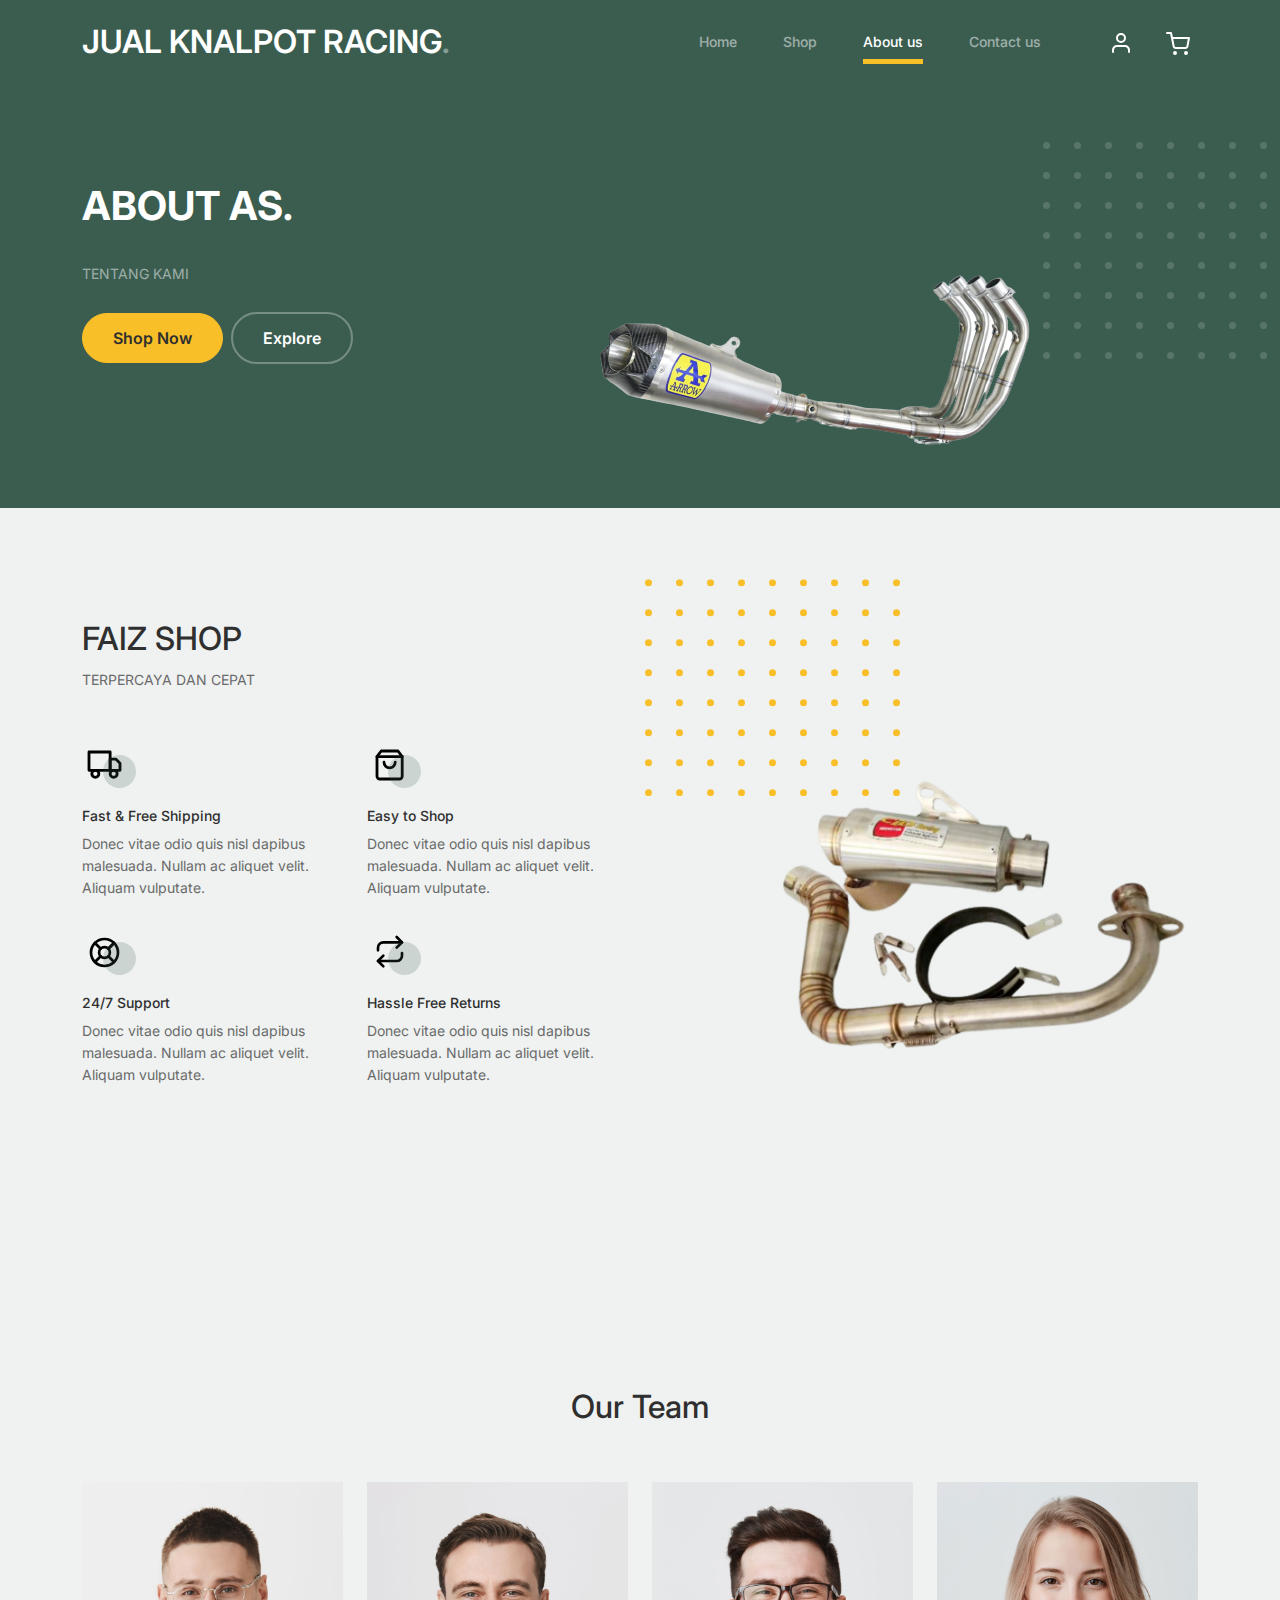
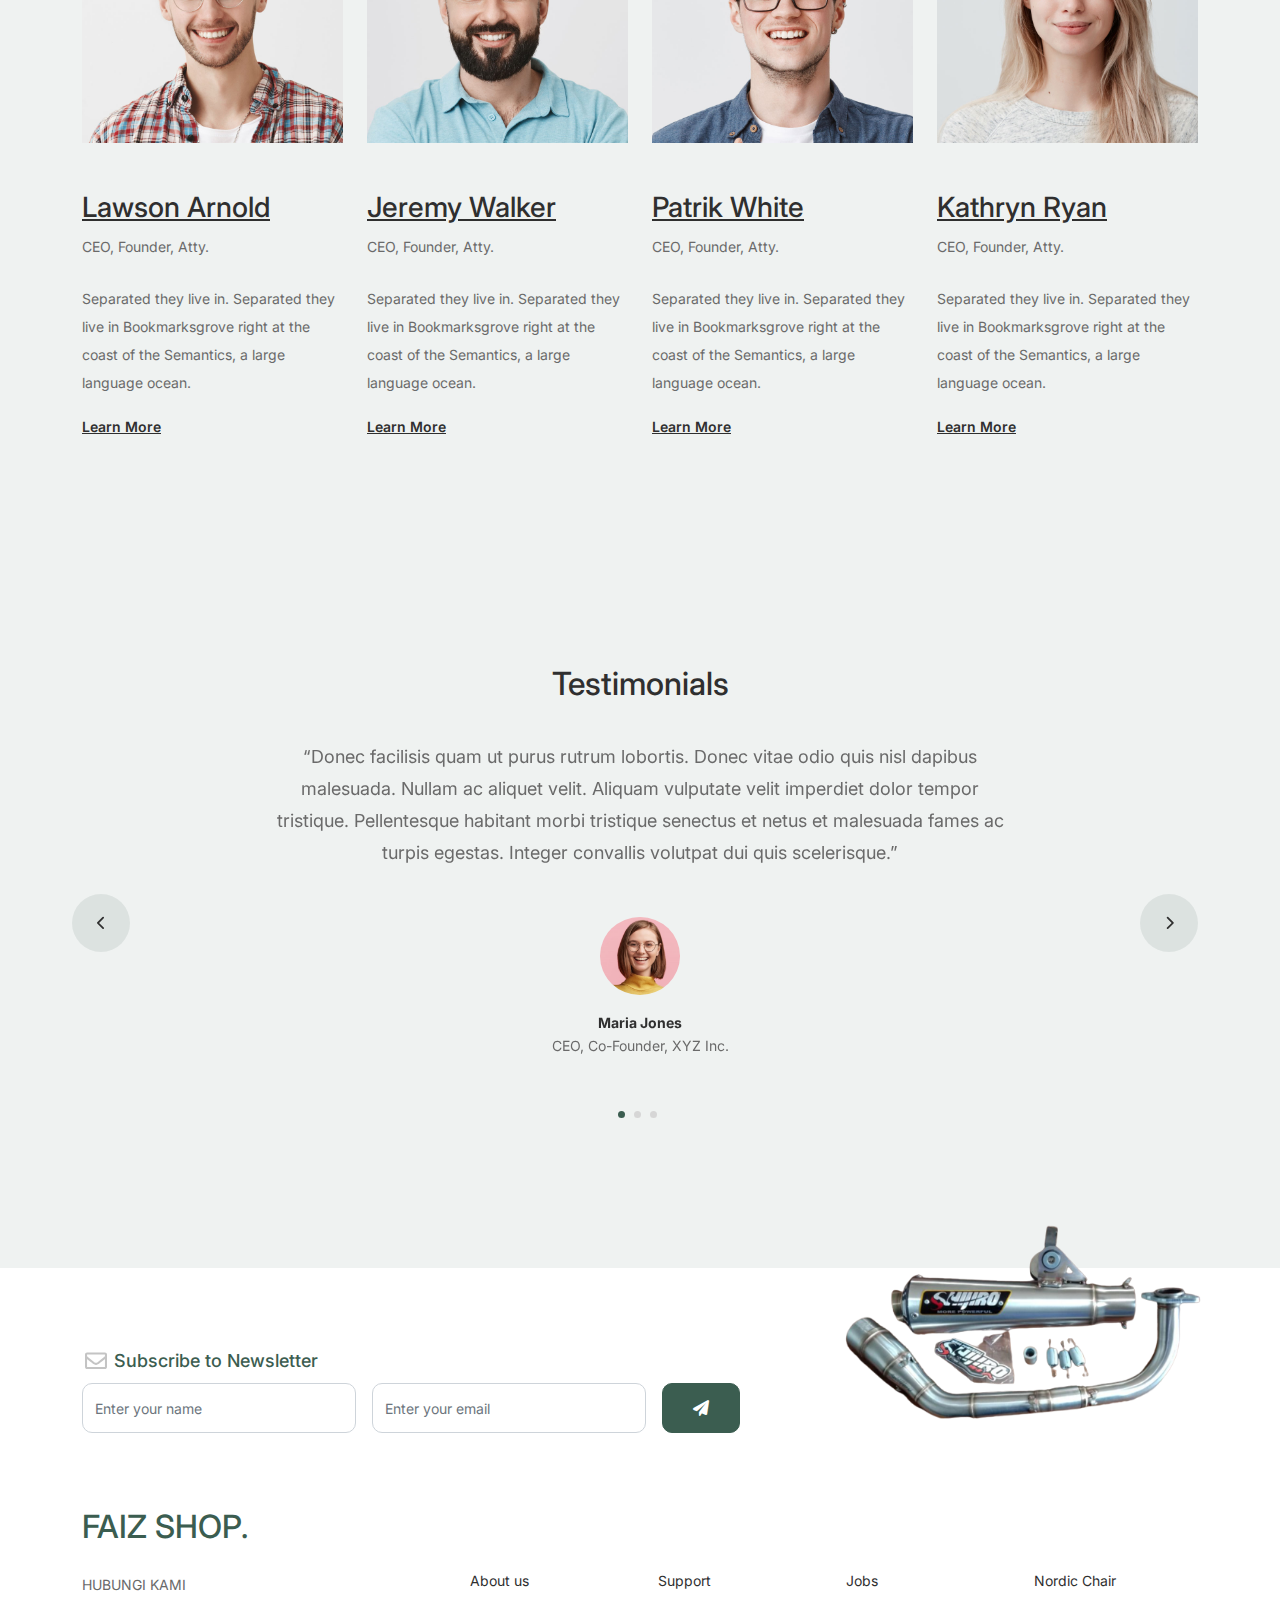
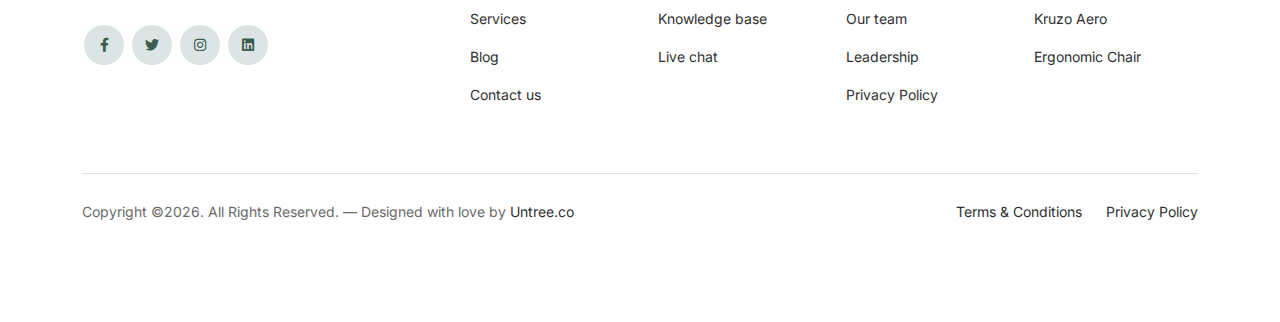
<file: about.html>
<!-- /*
* Bootstrap 5
* Template Name: Furni
* Template Author: Untree.co
* Template URI: https://untree.co/
* License: https://creativecommons.org/licenses/by/3.0/
*/ -->
<!doctype html>
<html lang="en">
<head>
  <meta charset="utf-8">
  <meta name="viewport" content="width=device-width, initial-scale=1, shrink-to-fit=no">
  <meta name="author" content="Untree.co">
  <link rel="shortcut icon" href="favicon.png">

  <meta name="description" content="" />
  <meta name="keywords" content="bootstrap, bootstrap4" />

		<!-- Bootstrap CSS -->
		<link href="css/bootstrap.min.css" rel="stylesheet">
		<link href="https://cdnjs.cloudflare.com/ajax/libs/font-awesome/6.0.0-beta3/css/all.min.css" rel="stylesheet">
		<link href="css/tiny-slider.css" rel="stylesheet">
		<link href="css/style.css" rel="stylesheet">
		<title>Furni Free Bootstrap 5 Template for Furniture and Interior Design Websites by Untree.co </title>
	</head>

	<body>

		<!-- Start Header/Navigation -->
		<nav class="custom-navbar navbar navbar navbar-expand-md navbar-dark bg-dark" arial-label="Furni navigation bar">

			<div class="container">
				<a class="navbar-brand" href="index.html">JUAL KNALPOT RACING<span>.</span></a>

				<button class="navbar-toggler" type="button" data-bs-toggle="collapse" data-bs-target="#navbarsFurni" aria-controls="navbarsFurni" aria-expanded="false" aria-label="Toggle navigation">
					<span class="navbar-toggler-icon"></span>
				</button>

				<div class="collapse navbar-collapse" id="navbarsFurni">
					<ul class="custom-navbar-nav navbar-nav ms-auto mb-2 mb-md-0">
						<li class="nav-item ">
							<a class="nav-link" href="index.html">Home</a>
						</li>
						<li><a class="nav-link" href="shop.html">Shop</a></li>
						<li class="active"><a class="nav-link" href="about.html">About us</a>
						<li><a class="nav-link" href="contact.html">Contact us</a></li>
					</ul>

					<ul class="custom-navbar-cta navbar-nav mb-2 mb-md-0 ms-5">
						<li><a class="nav-link" href="#"><img src="images/user.svg"></a></li>
						<li><a class="nav-link" href="cart.html"><img src="images/cart.svg"></a></li>
					</ul>
				</div>
			</div>
				
		</nav>
		<!-- End Header/Navigation -->

		<!-- Start Hero Section -->
			<div class="hero">
				<div class="container">
					<div class="row justify-content-between">
						<div class="col-lg-5">
							<div class="intro-excerpt">
								<h1>ABOUT AS.</h1>
								<p class="mb-4">TENTANG KAMI</p>
								<p><a href="" class="btn btn-secondary me-2">Shop Now</a><a href="#" class="btn btn-white-outline">Explore</a></p>
							</div>
						</div>
						<div class="col-lg-7">
							<div class="hero-img-wrap">
								<img src="images/7a0eeb2abaa6078d69371a7154341106-removebg-preview (1).png" class="img-fluid">
							</div>
						</div>
					</div>
				</div>
			</div>
		<!-- End Hero Section -->

		

		<!-- Start Why Choose Us Section -->
		<div class="why-choose-section">
			<div class="container">
				<div class="row justify-content-between align-items-center">
					<div class="col-lg-6">
						<h2 class="section-title">FAIZ SHOP</h2>
						<p>TERPERCAYA DAN CEPAT</p>

						<div class="row my-5">
							<div class="col-6 col-md-6">
								<div class="feature">
									<div class="icon">
										<img src="images/truck.svg" alt="Image" class="imf-fluid">
									</div>
									<h3>Fast &amp; Free Shipping</h3>
									<p>Donec vitae odio quis nisl dapibus malesuada. Nullam ac aliquet velit. Aliquam vulputate.</p>
								</div>
							</div>

							<div class="col-6 col-md-6">
								<div class="feature">
									<div class="icon">
										<img src="images/bag.svg" alt="Image" class="imf-fluid">
									</div>
									<h3>Easy to Shop</h3>
									<p>Donec vitae odio quis nisl dapibus malesuada. Nullam ac aliquet velit. Aliquam vulputate.</p>
								</div>
							</div>

							<div class="col-6 col-md-6">
								<div class="feature">
									<div class="icon">
										<img src="images/support.svg" alt="Image" class="imf-fluid">
									</div>
									<h3>24/7 Support</h3>
									<p>Donec vitae odio quis nisl dapibus malesuada. Nullam ac aliquet velit. Aliquam vulputate.</p>
								</div>
							</div>

							<div class="col-6 col-md-6">
								<div class="feature">
									<div class="icon">
										<img src="images/return.svg" alt="Image" class="imf-fluid">
									</div>
									<h3>Hassle Free Returns</h3>
									<p>Donec vitae odio quis nisl dapibus malesuada. Nullam ac aliquet velit. Aliquam vulputate.</p>
								</div>
							</div>

						</div>
					</div>

					<div class="col-lg-5">
						<div class="img-wrap">
							<img src="images/7cc0c5ac8d99f63c78c05c87b6061538-removebg-preview.png" alt="Image" class="img-fluid">
						</div>
					</div>

				</div>
			</div>
		</div>
		<!-- End Why Choose Us Section -->

		<!-- Start Team Section -->
		<div class="untree_co-section">
			<div class="container">

				<div class="row mb-5">
					<div class="col-lg-5 mx-auto text-center">
						<h2 class="section-title">Our Team</h2>
					</div>
				</div>

				<div class="row">

					<!-- Start Column 1 -->
					<div class="col-12 col-md-6 col-lg-3 mb-5 mb-md-0">
						<img src="images/person_1.jpg" class="img-fluid mb-5">
						<h3 clas><a href="#"><span class="">Lawson</span> Arnold</a></h3>
            <span class="d-block position mb-4">CEO, Founder, Atty.</span>
            <p>Separated they live in.
            Separated they live in Bookmarksgrove right at the coast of the Semantics, a large language ocean.</p>
            <p class="mb-0"><a href="#" class="more dark">Learn More <span class="icon-arrow_forward"></span></a></p>
					</div> 
					<!-- End Column 1 -->

					<!-- Start Column 2 -->
					<div class="col-12 col-md-6 col-lg-3 mb-5 mb-md-0">
						<img src="images/person_2.jpg" class="img-fluid mb-5">

						<h3 clas><a href="#"><span class="">Jeremy</span> Walker</a></h3>
            <span class="d-block position mb-4">CEO, Founder, Atty.</span>
            <p>Separated they live in.
            Separated they live in Bookmarksgrove right at the coast of the Semantics, a large language ocean.</p>
            <p class="mb-0"><a href="#" class="more dark">Learn More <span class="icon-arrow_forward"></span></a></p>

					</div> 
					<!-- End Column 2 -->

					<!-- Start Column 3 -->
					<div class="col-12 col-md-6 col-lg-3 mb-5 mb-md-0">
						<img src="images/person_3.jpg" class="img-fluid mb-5">
						<h3 clas><a href="#"><span class="">Patrik</span> White</a></h3>
            <span class="d-block position mb-4">CEO, Founder, Atty.</span>
            <p>Separated they live in.
            Separated they live in Bookmarksgrove right at the coast of the Semantics, a large language ocean.</p>
            <p class="mb-0"><a href="#" class="more dark">Learn More <span class="icon-arrow_forward"></span></a></p>
					</div> 
					<!-- End Column 3 -->

					<!-- Start Column 4 -->
					<div class="col-12 col-md-6 col-lg-3 mb-5 mb-md-0">
						<img src="images/person_4.jpg" class="img-fluid mb-5">

						<h3 clas><a href="#"><span class="">Kathryn</span> Ryan</a></h3>
            <span class="d-block position mb-4">CEO, Founder, Atty.</span>
            <p>Separated they live in.
            Separated they live in Bookmarksgrove right at the coast of the Semantics, a large language ocean.</p>
            <p class="mb-0"><a href="#" class="more dark">Learn More <span class="icon-arrow_forward"></span></a></p>

          
					</div> 
					<!-- End Column 4 -->

					

				</div>
			</div>
		</div>
		<!-- End Team Section -->

		

		<!-- Start Testimonial Slider -->
		<div class="testimonial-section before-footer-section">
			<div class="container">
				<div class="row">
					<div class="col-lg-7 mx-auto text-center">
						<h2 class="section-title">Testimonials</h2>
					</div>
				</div>

				<div class="row justify-content-center">
					<div class="col-lg-12">
						<div class="testimonial-slider-wrap text-center">

							<div id="testimonial-nav">
								<span class="prev" data-controls="prev"><span class="fa fa-chevron-left"></span></span>
								<span class="next" data-controls="next"><span class="fa fa-chevron-right"></span></span>
							</div>

							<div class="testimonial-slider">
								
								<div class="item">
									<div class="row justify-content-center">
										<div class="col-lg-8 mx-auto">

											<div class="testimonial-block text-center">
												<blockquote class="mb-5">
													<p>&ldquo;Donec facilisis quam ut purus rutrum lobortis. Donec vitae odio quis nisl dapibus malesuada. Nullam ac aliquet velit. Aliquam vulputate velit imperdiet dolor tempor tristique. Pellentesque habitant morbi tristique senectus et netus et malesuada fames ac turpis egestas. Integer convallis volutpat dui quis scelerisque.&rdquo;</p>
												</blockquote>

												<div class="author-info">
													<div class="author-pic">
														<img src="images/person-1.png" alt="Maria Jones" class="img-fluid">
													</div>
													<h3 class="font-weight-bold">Maria Jones</h3>
													<span class="position d-block mb-3">CEO, Co-Founder, XYZ Inc.</span>
												</div>
											</div>

										</div>
									</div>
								</div> 
								<!-- END item -->

								<div class="item">
									<div class="row justify-content-center">
										<div class="col-lg-8 mx-auto">

											<div class="testimonial-block text-center">
												<blockquote class="mb-5">
													<p>&ldquo;Donec facilisis quam ut purus rutrum lobortis. Donec vitae odio quis nisl dapibus malesuada. Nullam ac aliquet velit. Aliquam vulputate velit imperdiet dolor tempor tristique. Pellentesque habitant morbi tristique senectus et netus et malesuada fames ac turpis egestas. Integer convallis volutpat dui quis scelerisque.&rdquo;</p>
												</blockquote>

												<div class="author-info">
													<div class="author-pic">
														<img src="images/person-1.png" alt="Maria Jones" class="img-fluid">
													</div>
													<h3 class="font-weight-bold">Maria Jones</h3>
													<span class="position d-block mb-3">CEO, Co-Founder, XYZ Inc.</span>
												</div>
											</div>

										</div>
									</div>
								</div> 
								<!-- END item -->

								<div class="item">
									<div class="row justify-content-center">
										<div class="col-lg-8 mx-auto">

											<div class="testimonial-block text-center">
												<blockquote class="mb-5">
													<p>&ldquo;Donec facilisis quam ut purus rutrum lobortis. Donec vitae odio quis nisl dapibus malesuada. Nullam ac aliquet velit. Aliquam vulputate velit imperdiet dolor tempor tristique. Pellentesque habitant morbi tristique senectus et netus et malesuada fames ac turpis egestas. Integer convallis volutpat dui quis scelerisque.&rdquo;</p>
												</blockquote>

												<div class="author-info">
													<div class="author-pic">
														<img src="images/person-1.png" alt="Maria Jones" class="img-fluid">
													</div>
													<h3 class="font-weight-bold">Maria Jones</h3>
													<span class="position d-block mb-3">CEO, Co-Founder, XYZ Inc.</span>
												</div>
											</div>

										</div>
									</div>
								</div> 
								<!-- END item -->

							</div>

						</div>
					</div>
				</div>
			</div>
		</div>
		<!-- End Testimonial Slider -->

		

		<!-- Start Footer Section -->
		<footer class="footer-section">
			<div class="container relative">

				<div class="sofa-img">
					<img src="images/5601d45aaf497d7d5fcd438b7b4b741a-removebg-preview.png" alt="Image" class="img-fluid">
				</div>

				<div class="row">
					<div class="col-lg-8">
						<div class="subscription-form">
							<h3 class="d-flex align-items-center"><span class="me-1"><img src="images/envelope-outline.svg" alt="Image" class="img-fluid"></span><span>Subscribe to Newsletter</span></h3>

							<form action="#" class="row g-3">
								<div class="col-auto">
									<input type="text" class="form-control" placeholder="Enter your name">
								</div>
								<div class="col-auto">
									<input type="email" class="form-control" placeholder="Enter your email">
								</div>
								<div class="col-auto">
									<button class="btn btn-primary">
										<span class="fa fa-paper-plane"></span>
									</button>
								</div>
							</form>

						</div>
					</div>
				</div>

				<div class="row g-5 mb-5">
					<div class="col-lg-4">
						<div class="mb-4 footer-logo-wrap"><a href="#" class="footer-logo">FAIZ SHOP<span>.</span></a></div>
						<p class="mb-4">HUBUNGI KAMI	</p>

						<ul class="list-unstyled custom-social">
							<li><a href="#"><span class="fa fa-brands fa-facebook-f"></span></a></li>
							<li><a href="#"><span class="fa fa-brands fa-twitter"></span></a></li>
							<li><a href="#"><span class="fa fa-brands fa-instagram"></span></a></li>
							<li><a href="#"><span class="fa fa-brands fa-linkedin"></span></a></li>
						</ul>
					</div>

					<div class="col-lg-8">
						<div class="row links-wrap">
							<div class="col-6 col-sm-6 col-md-3">
								<ul class="list-unstyled">
									<li><a href="#">About us</a></li>
									<li><a href="#">Services</a></li>
									<li><a href="#">Blog</a></li>
									<li><a href="#">Contact us</a></li>
								</ul>
							</div>

							<div class="col-6 col-sm-6 col-md-3">
								<ul class="list-unstyled">
									<li><a href="#">Support</a></li>
									<li><a href="#">Knowledge base</a></li>
									<li><a href="#">Live chat</a></li>
								</ul>
							</div>

							<div class="col-6 col-sm-6 col-md-3">
								<ul class="list-unstyled">
									<li><a href="#">Jobs</a></li>
									<li><a href="#">Our team</a></li>
									<li><a href="#">Leadership</a></li>
									<li><a href="#">Privacy Policy</a></li>
								</ul>
							</div>

							<div class="col-6 col-sm-6 col-md-3">
								<ul class="list-unstyled">
									<li><a href="#">Nordic Chair</a></li>
									<li><a href="#">Kruzo Aero</a></li>
									<li><a href="#">Ergonomic Chair</a></li>
								</ul>
							</div>
						</div>
					</div>

				</div>

				<div class="border-top copyright">
					<div class="row pt-4">
						<div class="col-lg-6">
							<p class="mb-2 text-center text-lg-start">Copyright &copy;<script>document.write(new Date().getFullYear());</script>. All Rights Reserved. &mdash; Designed with love by <a href="https://untree.co">Untree.co</a> <!-- License information: https://untree.co/license/ -->
            </p>
						</div>

						<div class="col-lg-6 text-center text-lg-end">
							<ul class="list-unstyled d-inline-flex ms-auto">
								<li class="me-4"><a href="#">Terms &amp; Conditions</a></li>
								<li><a href="#">Privacy Policy</a></li>
							</ul>
						</div>

					</div>
				</div>

			</div>
		</footer>
		<!-- End Footer Section -->	


		<script src="js/bootstrap.bundle.min.js"></script>
		<script src="js/tiny-slider.js"></script>
		<script src="js/custom.js"></script>
	</body>

</html>
</file>
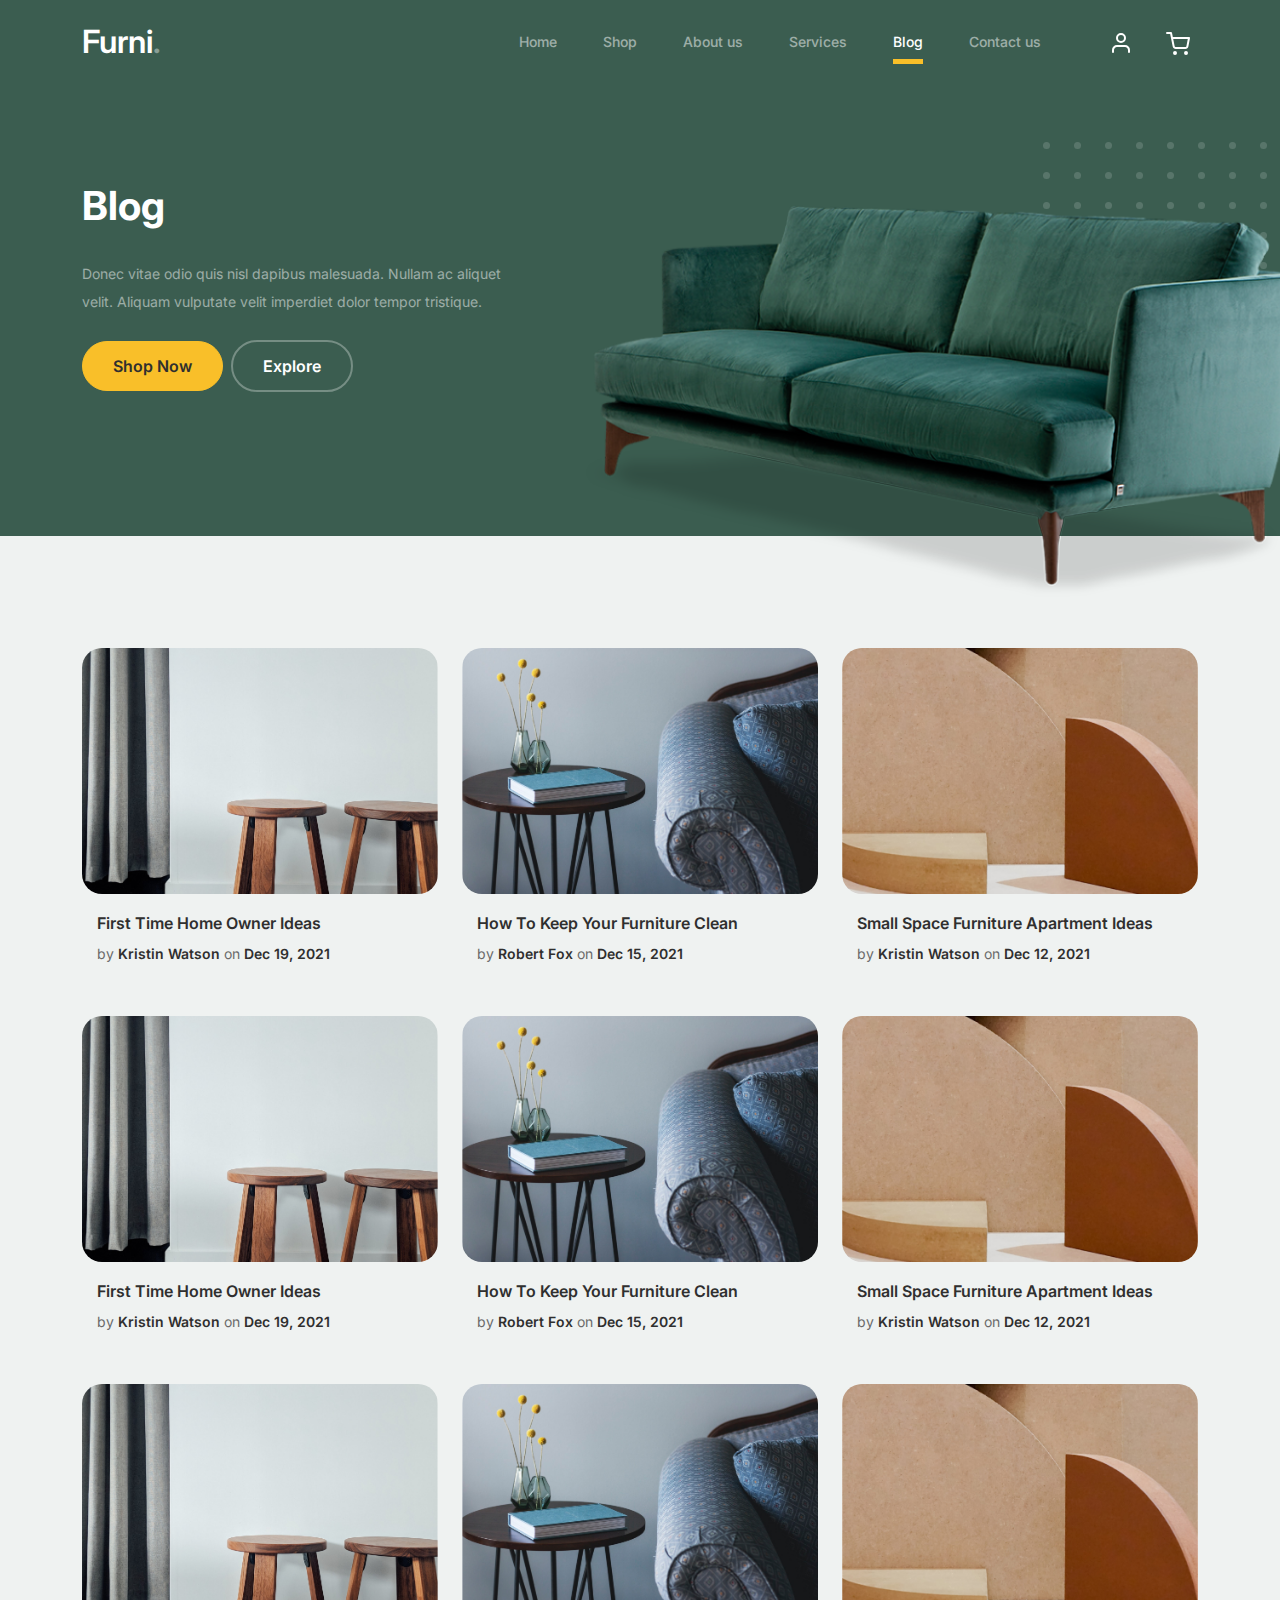
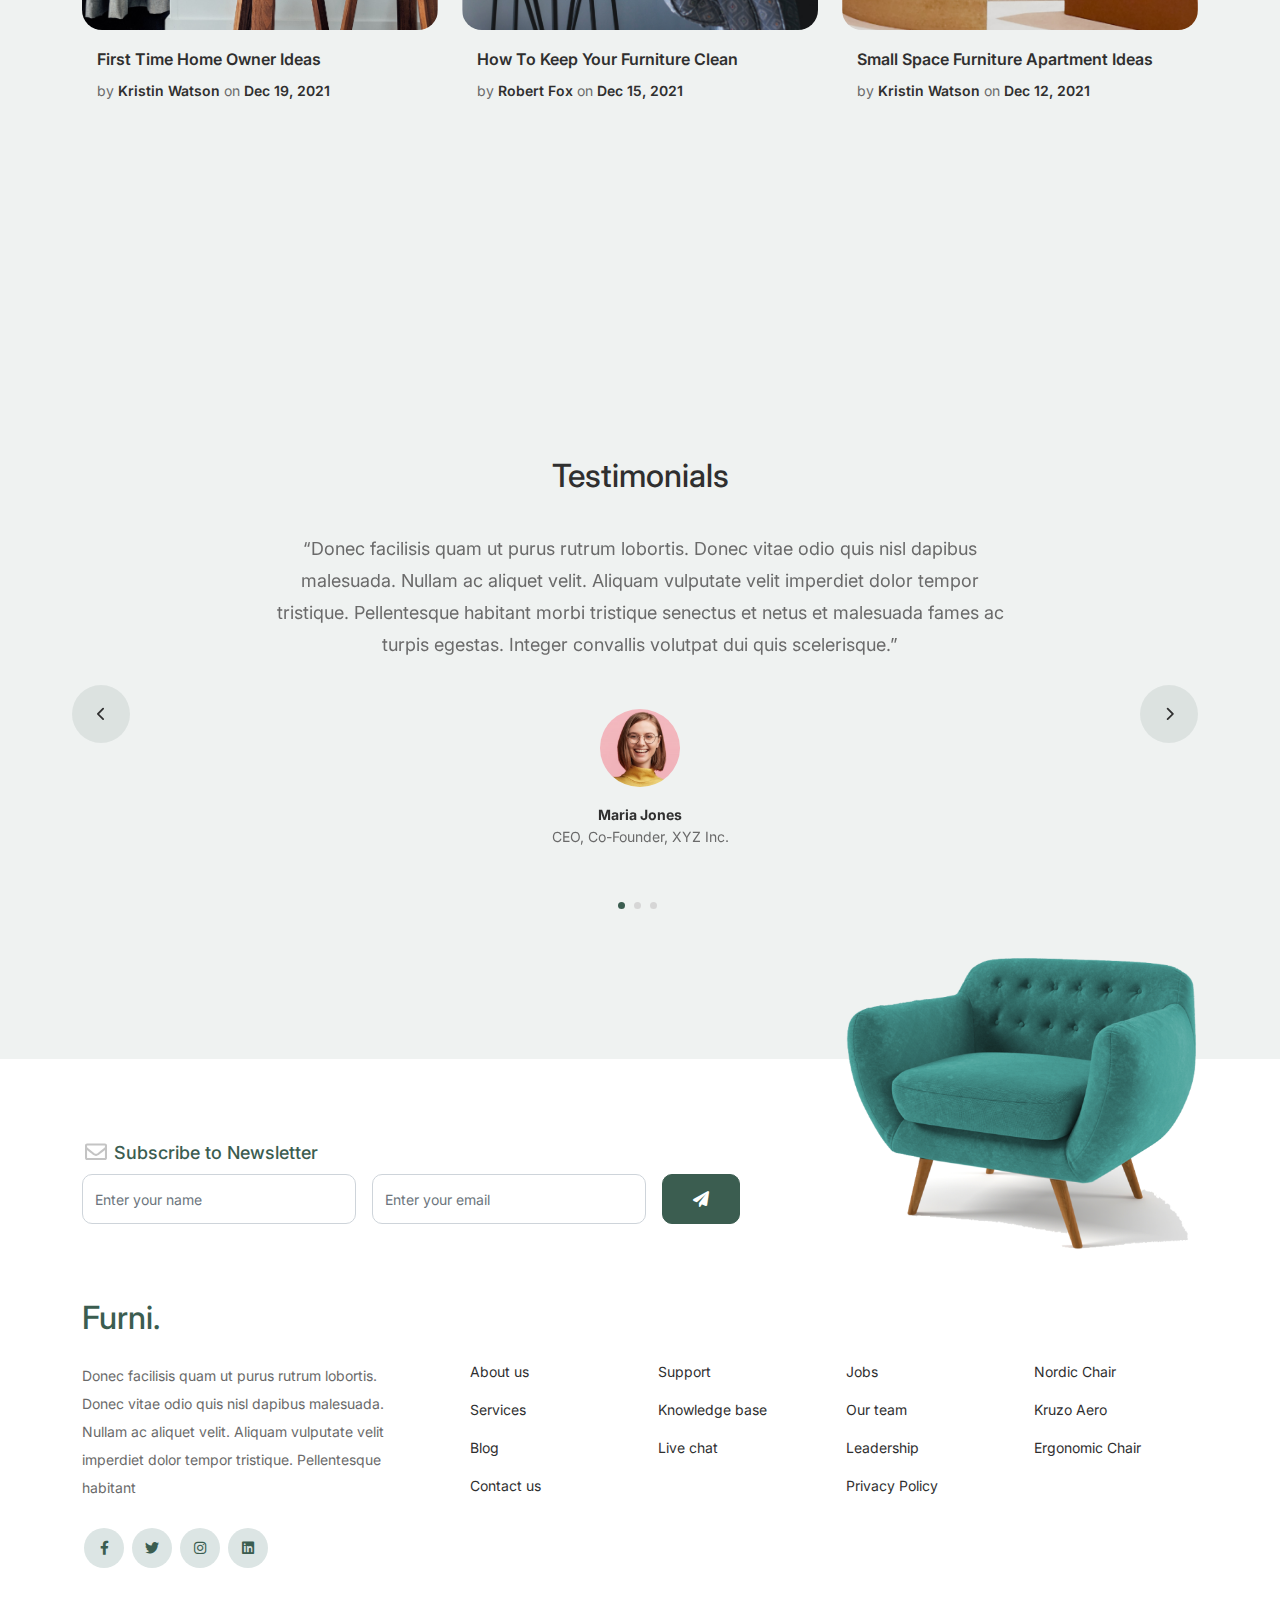
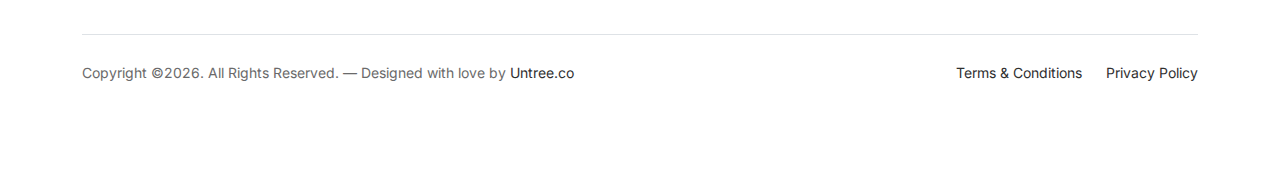
<file: blog.html>
<!-- /*
* Bootstrap 5
* Template Name: Furni
* Template Author: Untree.co
* Template URI: https://untree.co/
* License: https://creativecommons.org/licenses/by/3.0/
*/ -->
<!doctype html>
<html lang="en">
<head>
  <meta charset="utf-8">
  <meta name="viewport" content="width=device-width, initial-scale=1, shrink-to-fit=no">
  <meta name="author" content="Untree.co">
  <link rel="shortcut icon" href="favicon.png">

  <meta name="description" content="" />
  <meta name="keywords" content="bootstrap, bootstrap4" />

		<!-- Bootstrap CSS -->
		<link href="css/bootstrap.min.css" rel="stylesheet">
		<link href="https://cdnjs.cloudflare.com/ajax/libs/font-awesome/6.0.0-beta3/css/all.min.css" rel="stylesheet">
		<link href="css/tiny-slider.css" rel="stylesheet">
		<link href="css/style.css" rel="stylesheet">
		<title>Furni Free Bootstrap 5 Template for Furniture and Interior Design Websites by Untree.co </title>
	</head>

	<body>

		<!-- Start Header/Navigation -->
		<nav class="custom-navbar navbar navbar navbar-expand-md navbar-dark bg-dark" arial-label="Furni navigation bar">

			<div class="container">
				<a class="navbar-brand" href="index.html">Furni<span>.</span></a>

				<button class="navbar-toggler" type="button" data-bs-toggle="collapse" data-bs-target="#navbarsFurni" aria-controls="navbarsFurni" aria-expanded="false" aria-label="Toggle navigation">
					<span class="navbar-toggler-icon"></span>
				</button>

				<div class="collapse navbar-collapse" id="navbarsFurni">
					<ul class="custom-navbar-nav navbar-nav ms-auto mb-2 mb-md-0">
						<li class="nav-item">
							<a class="nav-link" href="index.html">Home</a>
						</li>
						<li><a class="nav-link" href="shop.html">Shop</a></li>
						<li><a class="nav-link" href="about.html">About us</a></li>
						<li><a class="nav-link" href="services.html">Services</a></li>
						<li class="active"><a class="nav-link" href="blog.html">Blog</a></li>
						<li><a class="nav-link" href="contact.html">Contact us</a></li>
					</ul>

					<ul class="custom-navbar-cta navbar-nav mb-2 mb-md-0 ms-5">
						<li><a class="nav-link" href="#"><img src="images/user.svg"></a></li>
						<li><a class="nav-link" href="cart.html"><img src="images/cart.svg"></a></li>
					</ul>
				</div>
			</div>
				
		</nav>
		<!-- End Header/Navigation -->

		<!-- Start Hero Section -->
			<div class="hero">
				<div class="container">
					<div class="row justify-content-between">
						<div class="col-lg-5">
							<div class="intro-excerpt">
								<h1>Blog</h1>
								<p class="mb-4">Donec vitae odio quis nisl dapibus malesuada. Nullam ac aliquet velit. Aliquam vulputate velit imperdiet dolor tempor tristique.</p>
								<p><a href="" class="btn btn-secondary me-2">Shop Now</a><a href="#" class="btn btn-white-outline">Explore</a></p>
							</div>
						</div>
						<div class="col-lg-7">
							<div class="hero-img-wrap">
								<img src="images/couch.png" class="img-fluid">
							</div>
						</div>
					</div>
				</div>
			</div>
		<!-- End Hero Section -->

		

		<!-- Start Blog Section -->
		<div class="blog-section">
			<div class="container">
				
				<div class="row">

					<div class="col-12 col-sm-6 col-md-4 mb-5">
						<div class="post-entry">
							<a href="#" class="post-thumbnail"><img src="images/post-1.jpg" alt="Image" class="img-fluid"></a>
							<div class="post-content-entry">
								<h3><a href="#">First Time Home Owner Ideas</a></h3>
								<div class="meta">
									<span>by <a href="#">Kristin Watson</a></span> <span>on <a href="#">Dec 19, 2021</a></span>
								</div>
							</div>
						</div>
					</div>

					<div class="col-12 col-sm-6 col-md-4 mb-5">
						<div class="post-entry">
							<a href="#" class="post-thumbnail"><img src="images/post-2.jpg" alt="Image" class="img-fluid"></a>
							<div class="post-content-entry">
								<h3><a href="#">How To Keep Your Furniture Clean</a></h3>
								<div class="meta">
									<span>by <a href="#">Robert Fox</a></span> <span>on <a href="#">Dec 15, 2021</a></span>
								</div>
							</div>
						</div>
					</div>

					<div class="col-12 col-sm-6 col-md-4 mb-5">
						<div class="post-entry">
							<a href="#" class="post-thumbnail"><img src="images/post-3.jpg" alt="Image" class="img-fluid"></a>
							<div class="post-content-entry">
								<h3><a href="#">Small Space Furniture Apartment Ideas</a></h3>
								<div class="meta">
									<span>by <a href="#">Kristin Watson</a></span> <span>on <a href="#">Dec 12, 2021</a></span>
								</div>
							</div>
						</div>
					</div>

					<div class="col-12 col-sm-6 col-md-4 mb-5">
						<div class="post-entry">
							<a href="#" class="post-thumbnail"><img src="images/post-1.jpg" alt="Image" class="img-fluid"></a>
							<div class="post-content-entry">
								<h3><a href="#">First Time Home Owner Ideas</a></h3>
								<div class="meta">
									<span>by <a href="#">Kristin Watson</a></span> <span>on <a href="#">Dec 19, 2021</a></span>
								</div>
							</div>
						</div>
					</div>

					<div class="col-12 col-sm-6 col-md-4 mb-5">
						<div class="post-entry">
							<a href="#" class="post-thumbnail"><img src="images/post-2.jpg" alt="Image" class="img-fluid"></a>
							<div class="post-content-entry">
								<h3><a href="#">How To Keep Your Furniture Clean</a></h3>
								<div class="meta">
									<span>by <a href="#">Robert Fox</a></span> <span>on <a href="#">Dec 15, 2021</a></span>
								</div>
							</div>
						</div>
					</div>

					<div class="col-12 col-sm-6 col-md-4 mb-5">
						<div class="post-entry">
							<a href="#" class="post-thumbnail"><img src="images/post-3.jpg" alt="Image" class="img-fluid"></a>
							<div class="post-content-entry">
								<h3><a href="#">Small Space Furniture Apartment Ideas</a></h3>
								<div class="meta">
									<span>by <a href="#">Kristin Watson</a></span> <span>on <a href="#">Dec 12, 2021</a></span>
								</div>
							</div>
						</div>
					</div>

					<div class="col-12 col-sm-6 col-md-4 mb-5">
						<div class="post-entry">
							<a href="#" class="post-thumbnail"><img src="images/post-1.jpg" alt="Image" class="img-fluid"></a>
							<div class="post-content-entry">
								<h3><a href="#">First Time Home Owner Ideas</a></h3>
								<div class="meta">
									<span>by <a href="#">Kristin Watson</a></span> <span>on <a href="#">Dec 19, 2021</a></span>
								</div>
							</div>
						</div>
					</div>

					<div class="col-12 col-sm-6 col-md-4 mb-5">
						<div class="post-entry">
							<a href="#" class="post-thumbnail"><img src="images/post-2.jpg" alt="Image" class="img-fluid"></a>
							<div class="post-content-entry">
								<h3><a href="#">How To Keep Your Furniture Clean</a></h3>
								<div class="meta">
									<span>by <a href="#">Robert Fox</a></span> <span>on <a href="#">Dec 15, 2021</a></span>
								</div>
							</div>
						</div>
					</div>

					<div class="col-12 col-sm-6 col-md-4 mb-5">
						<div class="post-entry">
							<a href="#" class="post-thumbnail"><img src="images/post-3.jpg" alt="Image" class="img-fluid"></a>
							<div class="post-content-entry">
								<h3><a href="#">Small Space Furniture Apartment Ideas</a></h3>
								<div class="meta">
									<span>by <a href="#">Kristin Watson</a></span> <span>on <a href="#">Dec 12, 2021</a></span>
								</div>
							</div>
						</div>
					</div>

				</div>
			</div>
		</div>
		<!-- End Blog Section -->	

		

		<!-- Start Testimonial Slider -->
		<div class="testimonial-section before-footer-section">
			<div class="container">
				<div class="row">
					<div class="col-lg-7 mx-auto text-center">
						<h2 class="section-title">Testimonials</h2>
					</div>
				</div>

				<div class="row justify-content-center">
					<div class="col-lg-12">
						<div class="testimonial-slider-wrap text-center">

							<div id="testimonial-nav">
								<span class="prev" data-controls="prev"><span class="fa fa-chevron-left"></span></span>
								<span class="next" data-controls="next"><span class="fa fa-chevron-right"></span></span>
							</div>

							<div class="testimonial-slider">
								
								<div class="item">
									<div class="row justify-content-center">
										<div class="col-lg-8 mx-auto">

											<div class="testimonial-block text-center">
												<blockquote class="mb-5">
													<p>&ldquo;Donec facilisis quam ut purus rutrum lobortis. Donec vitae odio quis nisl dapibus malesuada. Nullam ac aliquet velit. Aliquam vulputate velit imperdiet dolor tempor tristique. Pellentesque habitant morbi tristique senectus et netus et malesuada fames ac turpis egestas. Integer convallis volutpat dui quis scelerisque.&rdquo;</p>
												</blockquote>

												<div class="author-info">
													<div class="author-pic">
														<img src="images/person-1.png" alt="Maria Jones" class="img-fluid">
													</div>
													<h3 class="font-weight-bold">Maria Jones</h3>
													<span class="position d-block mb-3">CEO, Co-Founder, XYZ Inc.</span>
												</div>
											</div>

										</div>
									</div>
								</div> 
								<!-- END item -->

								<div class="item">
									<div class="row justify-content-center">
										<div class="col-lg-8 mx-auto">

											<div class="testimonial-block text-center">
												<blockquote class="mb-5">
													<p>&ldquo;Donec facilisis quam ut purus rutrum lobortis. Donec vitae odio quis nisl dapibus malesuada. Nullam ac aliquet velit. Aliquam vulputate velit imperdiet dolor tempor tristique. Pellentesque habitant morbi tristique senectus et netus et malesuada fames ac turpis egestas. Integer convallis volutpat dui quis scelerisque.&rdquo;</p>
												</blockquote>

												<div class="author-info">
													<div class="author-pic">
														<img src="images/person-1.png" alt="Maria Jones" class="img-fluid">
													</div>
													<h3 class="font-weight-bold">Maria Jones</h3>
													<span class="position d-block mb-3">CEO, Co-Founder, XYZ Inc.</span>
												</div>
											</div>

										</div>
									</div>
								</div> 
								<!-- END item -->

								<div class="item">
									<div class="row justify-content-center">
										<div class="col-lg-8 mx-auto">

											<div class="testimonial-block text-center">
												<blockquote class="mb-5">
													<p>&ldquo;Donec facilisis quam ut purus rutrum lobortis. Donec vitae odio quis nisl dapibus malesuada. Nullam ac aliquet velit. Aliquam vulputate velit imperdiet dolor tempor tristique. Pellentesque habitant morbi tristique senectus et netus et malesuada fames ac turpis egestas. Integer convallis volutpat dui quis scelerisque.&rdquo;</p>
												</blockquote>

												<div class="author-info">
													<div class="author-pic">
														<img src="images/person-1.png" alt="Maria Jones" class="img-fluid">
													</div>
													<h3 class="font-weight-bold">Maria Jones</h3>
													<span class="position d-block mb-3">CEO, Co-Founder, XYZ Inc.</span>
												</div>
											</div>

										</div>
									</div>
								</div> 
								<!-- END item -->

							</div>

						</div>
					</div>
				</div>
			</div>
		</div>
		<!-- End Testimonial Slider -->

		

		<!-- Start Footer Section -->
		<footer class="footer-section">
			<div class="container relative">

				<div class="sofa-img">
					<img src="images/sofa.png" alt="Image" class="img-fluid">
				</div>

				<div class="row">
					<div class="col-lg-8">
						<div class="subscription-form">
							<h3 class="d-flex align-items-center"><span class="me-1"><img src="images/envelope-outline.svg" alt="Image" class="img-fluid"></span><span>Subscribe to Newsletter</span></h3>

							<form action="#" class="row g-3">
								<div class="col-auto">
									<input type="text" class="form-control" placeholder="Enter your name">
								</div>
								<div class="col-auto">
									<input type="email" class="form-control" placeholder="Enter your email">
								</div>
								<div class="col-auto">
									<button class="btn btn-primary">
										<span class="fa fa-paper-plane"></span>
									</button>
								</div>
							</form>

						</div>
					</div>
				</div>

				<div class="row g-5 mb-5">
					<div class="col-lg-4">
						<div class="mb-4 footer-logo-wrap"><a href="#" class="footer-logo">Furni<span>.</span></a></div>
						<p class="mb-4">Donec facilisis quam ut purus rutrum lobortis. Donec vitae odio quis nisl dapibus malesuada. Nullam ac aliquet velit. Aliquam vulputate velit imperdiet dolor tempor tristique. Pellentesque habitant</p>

						<ul class="list-unstyled custom-social">
							<li><a href="#"><span class="fa fa-brands fa-facebook-f"></span></a></li>
							<li><a href="#"><span class="fa fa-brands fa-twitter"></span></a></li>
							<li><a href="#"><span class="fa fa-brands fa-instagram"></span></a></li>
							<li><a href="#"><span class="fa fa-brands fa-linkedin"></span></a></li>
						</ul>
					</div>

					<div class="col-lg-8">
						<div class="row links-wrap">
							<div class="col-6 col-sm-6 col-md-3">
								<ul class="list-unstyled">
									<li><a href="#">About us</a></li>
									<li><a href="#">Services</a></li>
									<li><a href="#">Blog</a></li>
									<li><a href="#">Contact us</a></li>
								</ul>
							</div>

							<div class="col-6 col-sm-6 col-md-3">
								<ul class="list-unstyled">
									<li><a href="#">Support</a></li>
									<li><a href="#">Knowledge base</a></li>
									<li><a href="#">Live chat</a></li>
								</ul>
							</div>

							<div class="col-6 col-sm-6 col-md-3">
								<ul class="list-unstyled">
									<li><a href="#">Jobs</a></li>
									<li><a href="#">Our team</a></li>
									<li><a href="#">Leadership</a></li>
									<li><a href="#">Privacy Policy</a></li>
								</ul>
							</div>

							<div class="col-6 col-sm-6 col-md-3">
								<ul class="list-unstyled">
									<li><a href="#">Nordic Chair</a></li>
									<li><a href="#">Kruzo Aero</a></li>
									<li><a href="#">Ergonomic Chair</a></li>
								</ul>
							</div>
						</div>
					</div>

				</div>

				<div class="border-top copyright">
					<div class="row pt-4">
						<div class="col-lg-6">
							<p class="mb-2 text-center text-lg-start">Copyright &copy;<script>document.write(new Date().getFullYear());</script>. All Rights Reserved. &mdash; Designed with love by <a href="https://untree.co">Untree.co</a> <!-- License information: https://untree.co/license/ -->
            </p>
						</div>

						<div class="col-lg-6 text-center text-lg-end">
							<ul class="list-unstyled d-inline-flex ms-auto">
								<li class="me-4"><a href="#">Terms &amp; Conditions</a></li>
								<li><a href="#">Privacy Policy</a></li>
							</ul>
						</div>

					</div>
				</div>

			</div>
		</footer>
		<!-- End Footer Section -->	


		<script src="js/bootstrap.bundle.min.js"></script>
		<script src="js/tiny-slider.js"></script>
		<script src="js/custom.js"></script>
	</body>

</html>
</file>
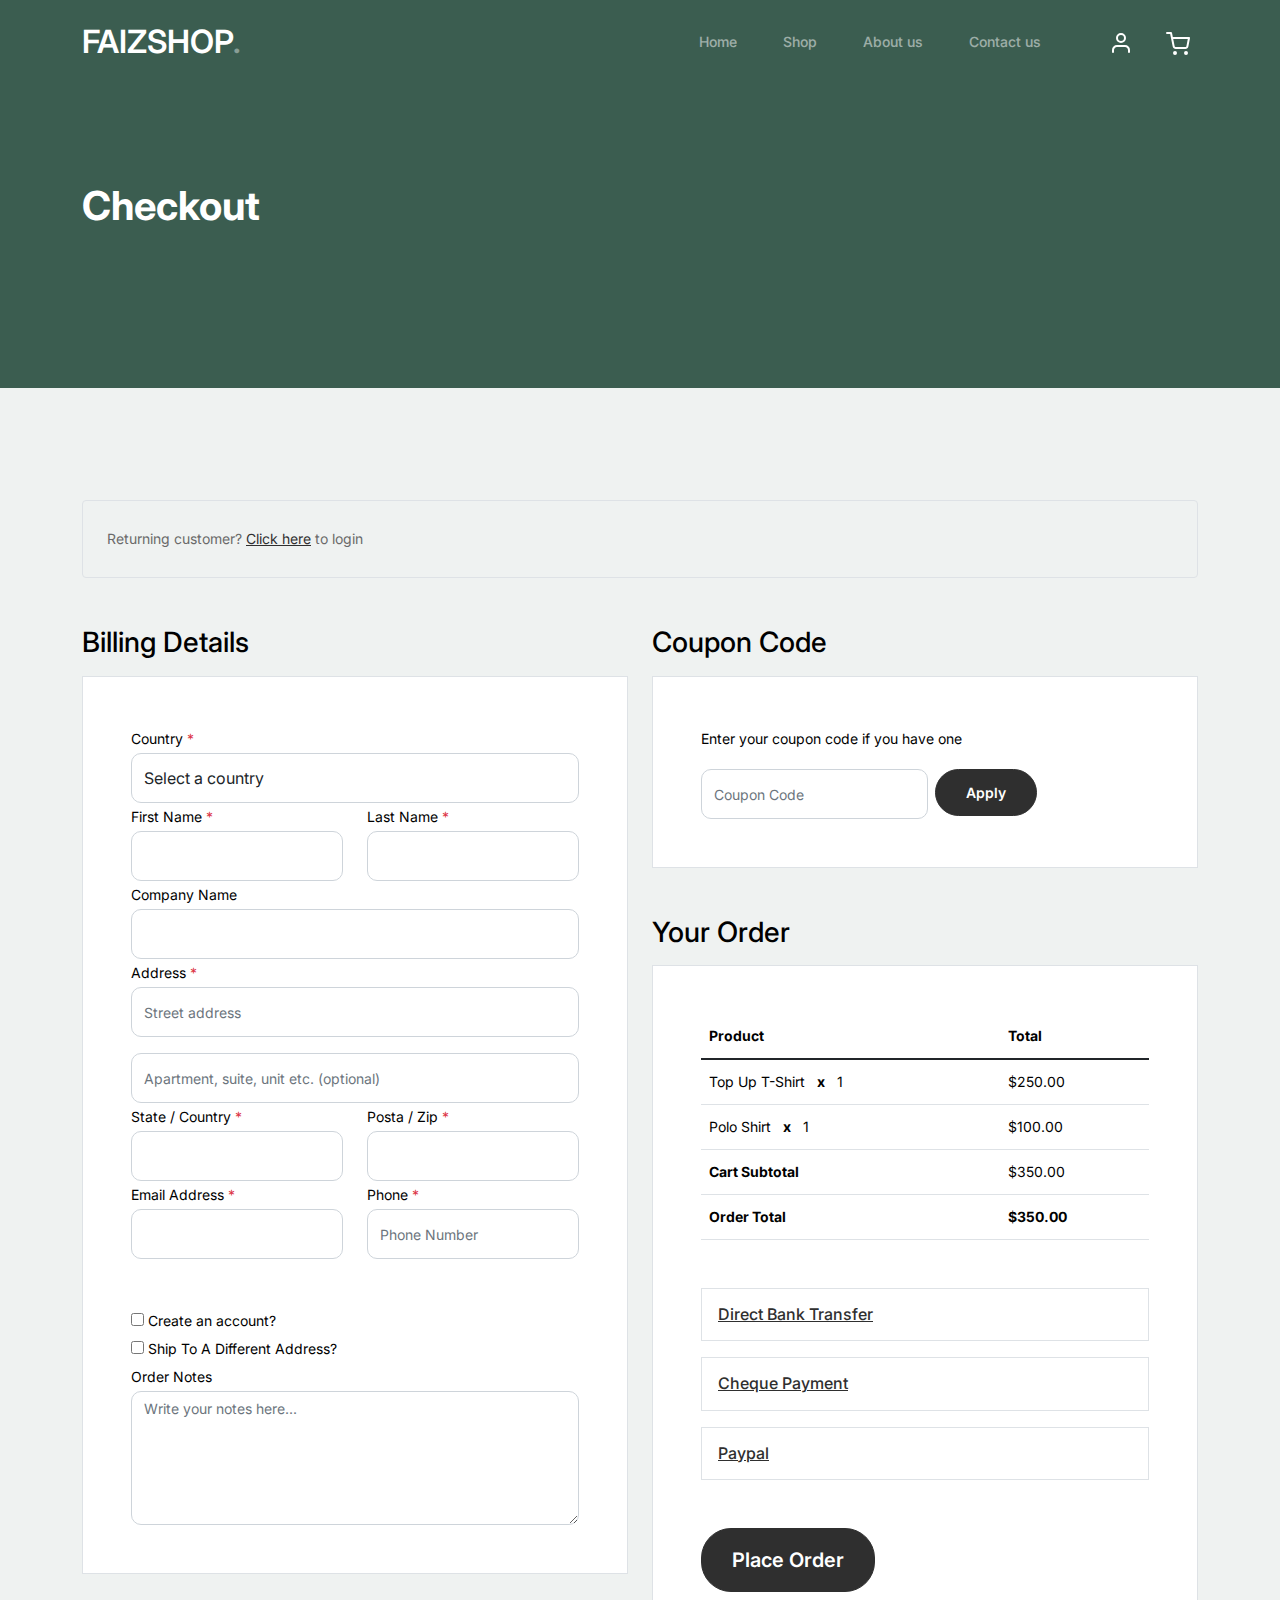
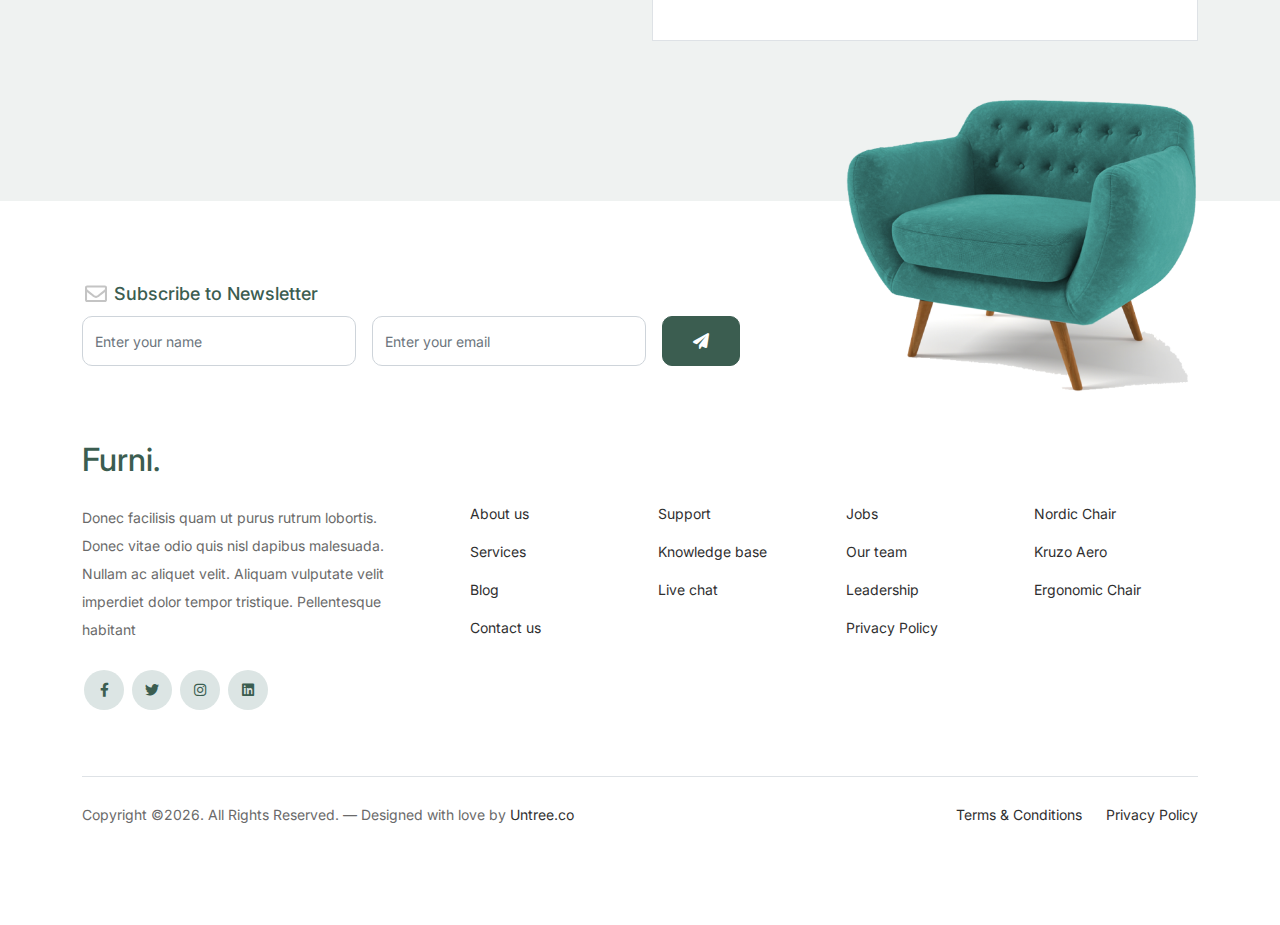
<file: checkout.html>
<!-- /*
* Bootstrap 5
* Template Name: Furni
* Template Author: Untree.co
* Template URI: https://untree.co/
* License: https://creativecommons.org/licenses/by/3.0/
*/ -->
<!doctype html>
<html lang="en">
<head>
  <meta charset="utf-8">
  <meta name="viewport" content="width=device-width, initial-scale=1, shrink-to-fit=no">
  <meta name="author" content="Untree.co">
  <link rel="shortcut icon" href="favicon.png">

  <meta name="description" content="" />
  <meta name="keywords" content="bootstrap, bootstrap4" />

		<!-- Bootstrap CSS -->
		<link href="css/bootstrap.min.css" rel="stylesheet">
		<link href="https://cdnjs.cloudflare.com/ajax/libs/font-awesome/6.0.0-beta3/css/all.min.css" rel="stylesheet">
		<link href="css/tiny-slider.css" rel="stylesheet">
		<link href="css/style.css" rel="stylesheet">
		<title>Furni Free Bootstrap 5 Template for Furniture and Interior Design Websites by Untree.co </title>
	</head>

	<body>

		<!-- Start Header/Navigation -->
		<nav class="custom-navbar navbar navbar navbar-expand-md navbar-dark bg-dark" arial-label="Furni navigation bar">

			<div class="container">
				<a class="navbar-brand" href="index.html">FAIZSHOP<span>.</span></a>

				<button class="navbar-toggler" type="button" data-bs-toggle="collapse" data-bs-target="#navbarsFurni" aria-controls="navbarsFurni" aria-expanded="false" aria-label="Toggle navigation">
					<span class="navbar-toggler-icon"></span>
				</button>

				<div class="collapse navbar-collapse" id="navbarsFurni">
					<ul class="custom-navbar-nav navbar-nav ms-auto mb-2 mb-md-0">
						<li class="nav-item ">
							<a class="nav-link" href="index.html">Home</a>
						<li><a class="nav-link" href="shop.html">Shop</a></li>
						<li><a class="nav-link" href="about.html">About us</a></li>
						<li><a class="nav-link" href="contact.html">Contact us</a></li>
					</ul>

					<ul class="custom-navbar-cta navbar-nav mb-2 mb-md-0 ms-5">
						<li><a class="nav-link" href="#"><img src="images/user.svg"></a></li>
						<li><a class="nav-link" href="cart.html"><img src="images/cart.svg"></a></li>
					</ul>
				</div>
			</div>
				
		</nav>
		<!-- End Header/Navigation -->

		<!-- Start Hero Section -->
			<div class="hero">
				<div class="container">
					<div class="row justify-content-between">
						<div class="col-lg-5">
							<div class="intro-excerpt">
								<h1>Checkout</h1>
							</div>
						</div>
						<div class="col-lg-7">
							
						</div>
					</div>
				</div>
			</div>
		<!-- End Hero Section -->

		<div class="untree_co-section">
		    <div class="container">
		      <div class="row mb-5">
		        <div class="col-md-12">
		          <div class="border p-4 rounded" role="alert">
		            Returning customer? <a href="#">Click here</a> to login
		          </div>
		        </div>
		      </div>
		      <div class="row">
		        <div class="col-md-6 mb-5 mb-md-0">
		          <h2 class="h3 mb-3 text-black">Billing Details</h2>
		          <div class="p-3 p-lg-5 border bg-white">
		            <div class="form-group">
		              <label for="c_country" class="text-black">Country <span class="text-danger">*</span></label>
		              <select id="c_country" class="form-control">
		                <option value="1">Select a country</option>    
		                <option value="2">bangladesh</option>    
		                <option value="3">Algeria</option>    
		                <option value="4">Afghanistan</option>    
		                <option value="5">Ghana</option>    
		                <option value="6">Albania</option>    
		                <option value="7">Bahrain</option>    
		                <option value="8">Colombia</option>    
		                <option value="9">Dominican Republic</option>    
		              </select>
		            </div>
		            <div class="form-group row">
		              <div class="col-md-6">
		                <label for="c_fname" class="text-black">First Name <span class="text-danger">*</span></label>
		                <input type="text" class="form-control" id="c_fname" name="c_fname">
		              </div>
		              <div class="col-md-6">
		                <label for="c_lname" class="text-black">Last Name <span class="text-danger">*</span></label>
		                <input type="text" class="form-control" id="c_lname" name="c_lname">
		              </div>
		            </div>

		            <div class="form-group row">
		              <div class="col-md-12">
		                <label for="c_companyname" class="text-black">Company Name </label>
		                <input type="text" class="form-control" id="c_companyname" name="c_companyname">
		              </div>
		            </div>

		            <div class="form-group row">
		              <div class="col-md-12">
		                <label for="c_address" class="text-black">Address <span class="text-danger">*</span></label>
		                <input type="text" class="form-control" id="c_address" name="c_address" placeholder="Street address">
		              </div>
		            </div>

		            <div class="form-group mt-3">
		              <input type="text" class="form-control" placeholder="Apartment, suite, unit etc. (optional)">
		            </div>

		            <div class="form-group row">
		              <div class="col-md-6">
		                <label for="c_state_country" class="text-black">State / Country <span class="text-danger">*</span></label>
		                <input type="text" class="form-control" id="c_state_country" name="c_state_country">
		              </div>
		              <div class="col-md-6">
		                <label for="c_postal_zip" class="text-black">Posta / Zip <span class="text-danger">*</span></label>
		                <input type="text" class="form-control" id="c_postal_zip" name="c_postal_zip">
		              </div>
		            </div>

		            <div class="form-group row mb-5">
		              <div class="col-md-6">
		                <label for="c_email_address" class="text-black">Email Address <span class="text-danger">*</span></label>
		                <input type="text" class="form-control" id="c_email_address" name="c_email_address">
		              </div>
		              <div class="col-md-6">
		                <label for="c_phone" class="text-black">Phone <span class="text-danger">*</span></label>
		                <input type="text" class="form-control" id="c_phone" name="c_phone" placeholder="Phone Number">
		              </div>
		            </div>

		            <div class="form-group">
		              <label for="c_create_account" class="text-black" data-bs-toggle="collapse" href="#create_an_account" role="button" aria-expanded="false" aria-controls="create_an_account"><input type="checkbox" value="1" id="c_create_account"> Create an account?</label>
		              <div class="collapse" id="create_an_account">
		                <div class="py-2 mb-4">
		                  <p class="mb-3">Create an account by entering the information below. If you are a returning customer please login at the top of the page.</p>
		                  <div class="form-group">
		                    <label for="c_account_password" class="text-black">Account Password</label>
		                    <input type="email" class="form-control" id="c_account_password" name="c_account_password" placeholder="">
		                  </div>
		                </div>
		              </div>
		            </div>


		            <div class="form-group">
		              <label for="c_ship_different_address" class="text-black" data-bs-toggle="collapse" href="#ship_different_address" role="button" aria-expanded="false" aria-controls="ship_different_address"><input type="checkbox" value="1" id="c_ship_different_address"> Ship To A Different Address?</label>
		              <div class="collapse" id="ship_different_address">
		                <div class="py-2">

		                  <div class="form-group">
		                    <label for="c_diff_country" class="text-black">Country <span class="text-danger">*</span></label>
		                    <select id="c_diff_country" class="form-control">
		                      <option value="1">Select a country</option>    
		                      <option value="2">bangladesh</option>    
		                      <option value="3">Algeria</option>    
		                      <option value="4">Afghanistan</option>    
		                      <option value="5">Ghana</option>    
		                      <option value="6">Albania</option>    
		                      <option value="7">Bahrain</option>    
		                      <option value="8">Colombia</option>    
		                      <option value="9">Dominican Republic</option>    
		                    </select>
		                  </div>


		                  <div class="form-group row">
		                    <div class="col-md-6">
		                      <label for="c_diff_fname" class="text-black">First Name <span class="text-danger">*</span></label>
		                      <input type="text" class="form-control" id="c_diff_fname" name="c_diff_fname">
		                    </div>
		                    <div class="col-md-6">
		                      <label for="c_diff_lname" class="text-black">Last Name <span class="text-danger">*</span></label>
		                      <input type="text" class="form-control" id="c_diff_lname" name="c_diff_lname">
		                    </div>
		                  </div>

		                  <div class="form-group row">
		                    <div class="col-md-12">
		                      <label for="c_diff_companyname" class="text-black">Company Name </label>
		                      <input type="text" class="form-control" id="c_diff_companyname" name="c_diff_companyname">
		                    </div>
		                  </div>

		                  <div class="form-group row  mb-3">
		                    <div class="col-md-12">
		                      <label for="c_diff_address" class="text-black">Address <span class="text-danger">*</span></label>
		                      <input type="text" class="form-control" id="c_diff_address" name="c_diff_address" placeholder="Street address">
		                    </div>
		                  </div>

		                  <div class="form-group">
		                    <input type="text" class="form-control" placeholder="Apartment, suite, unit etc. (optional)">
		                  </div>

		                  <div class="form-group row">
		                    <div class="col-md-6">
		                      <label for="c_diff_state_country" class="text-black">State / Country <span class="text-danger">*</span></label>
		                      <input type="text" class="form-control" id="c_diff_state_country" name="c_diff_state_country">
		                    </div>
		                    <div class="col-md-6">
		                      <label for="c_diff_postal_zip" class="text-black">Posta / Zip <span class="text-danger">*</span></label>
		                      <input type="text" class="form-control" id="c_diff_postal_zip" name="c_diff_postal_zip">
		                    </div>
		                  </div>

		                  <div class="form-group row mb-5">
		                    <div class="col-md-6">
		                      <label for="c_diff_email_address" class="text-black">Email Address <span class="text-danger">*</span></label>
		                      <input type="text" class="form-control" id="c_diff_email_address" name="c_diff_email_address">
		                    </div>
		                    <div class="col-md-6">
		                      <label for="c_diff_phone" class="text-black">Phone <span class="text-danger">*</span></label>
		                      <input type="text" class="form-control" id="c_diff_phone" name="c_diff_phone" placeholder="Phone Number">
		                    </div>
		                  </div>

		                </div>

		              </div>
		            </div>

		            <div class="form-group">
		              <label for="c_order_notes" class="text-black">Order Notes</label>
		              <textarea name="c_order_notes" id="c_order_notes" cols="30" rows="5" class="form-control" placeholder="Write your notes here..."></textarea>
		            </div>

		          </div>
		        </div>
		        <div class="col-md-6">

		          <div class="row mb-5">
		            <div class="col-md-12">
		              <h2 class="h3 mb-3 text-black">Coupon Code</h2>
		              <div class="p-3 p-lg-5 border bg-white">

		                <label for="c_code" class="text-black mb-3">Enter your coupon code if you have one</label>
		                <div class="input-group w-75 couponcode-wrap">
		                  <input type="text" class="form-control me-2" id="c_code" placeholder="Coupon Code" aria-label="Coupon Code" aria-describedby="button-addon2">
		                  <div class="input-group-append">
		                    <button class="btn btn-black btn-sm" type="button" id="button-addon2">Apply</button>
		                  </div>
		                </div>

		              </div>
		            </div>
		          </div>

		          <div class="row mb-5">
		            <div class="col-md-12">
		              <h2 class="h3 mb-3 text-black">Your Order</h2>
		              <div class="p-3 p-lg-5 border bg-white">
		                <table class="table site-block-order-table mb-5">
		                  <thead>
		                    <th>Product</th>
		                    <th>Total</th>
		                  </thead>
		                  <tbody>
		                    <tr>
		                      <td>Top Up T-Shirt <strong class="mx-2">x</strong> 1</td>
		                      <td>$250.00</td>
		                    </tr>
		                    <tr>
		                      <td>Polo Shirt <strong class="mx-2">x</strong>   1</td>
		                      <td>$100.00</td>
		                    </tr>
		                    <tr>
		                      <td class="text-black font-weight-bold"><strong>Cart Subtotal</strong></td>
		                      <td class="text-black">$350.00</td>
		                    </tr>
		                    <tr>
		                      <td class="text-black font-weight-bold"><strong>Order Total</strong></td>
		                      <td class="text-black font-weight-bold"><strong>$350.00</strong></td>
		                    </tr>
		                  </tbody>
		                </table>

		                <div class="border p-3 mb-3">
		                  <h3 class="h6 mb-0"><a class="d-block" data-bs-toggle="collapse" href="#collapsebank" role="button" aria-expanded="false" aria-controls="collapsebank">Direct Bank Transfer</a></h3>

		                  <div class="collapse" id="collapsebank">
		                    <div class="py-2">
		                      <p class="mb-0">Make your payment directly into our bank account. Please use your Order ID as the payment reference. Your order won’t be shipped until the funds have cleared in our account.</p>
		                    </div>
		                  </div>
		                </div>

		                <div class="border p-3 mb-3">
		                  <h3 class="h6 mb-0"><a class="d-block" data-bs-toggle="collapse" href="#collapsecheque" role="button" aria-expanded="false" aria-controls="collapsecheque">Cheque Payment</a></h3>

		                  <div class="collapse" id="collapsecheque">
		                    <div class="py-2">
		                      <p class="mb-0">Make your payment directly into our bank account. Please use your Order ID as the payment reference. Your order won’t be shipped until the funds have cleared in our account.</p>
		                    </div>
		                  </div>
		                </div>

		                <div class="border p-3 mb-5">
		                  <h3 class="h6 mb-0"><a class="d-block" data-bs-toggle="collapse" href="#collapsepaypal" role="button" aria-expanded="false" aria-controls="collapsepaypal">Paypal</a></h3>

		                  <div class="collapse" id="collapsepaypal">
		                    <div class="py-2">
		                      <p class="mb-0">Make your payment directly into our bank account. Please use your Order ID as the payment reference. Your order won’t be shipped until the funds have cleared in our account.</p>
		                    </div>
		                  </div>
		                </div>

		                <div class="form-group">
		                  <button class="btn btn-black btn-lg py-3 btn-block" onclick="window.location='thankyou.html'">Place Order</button>
		                </div>

		              </div>
		            </div>
		          </div>

		        </div>
		      </div>
		      <!-- </form> -->
		    </div>
		  </div>

		<!-- Start Footer Section -->
		<footer class="footer-section">
			<div class="container relative">

				<div class="sofa-img">
					<img src="images/sofa.png" alt="Image" class="img-fluid">
				</div>

				<div class="row">
					<div class="col-lg-8">
						<div class="subscription-form">
							<h3 class="d-flex align-items-center"><span class="me-1"><img src="images/envelope-outline.svg" alt="Image" class="img-fluid"></span><span>Subscribe to Newsletter</span></h3>

							<form action="#" class="row g-3">
								<div class="col-auto">
									<input type="text" class="form-control" placeholder="Enter your name">
								</div>
								<div class="col-auto">
									<input type="email" class="form-control" placeholder="Enter your email">
								</div>
								<div class="col-auto">
									<button class="btn btn-primary">
										<span class="fa fa-paper-plane"></span>
									</button>
								</div>
							</form>

						</div>
					</div>
				</div>

				<div class="row g-5 mb-5">
					<div class="col-lg-4">
						<div class="mb-4 footer-logo-wrap"><a href="#" class="footer-logo">Furni<span>.</span></a></div>
						<p class="mb-4">Donec facilisis quam ut purus rutrum lobortis. Donec vitae odio quis nisl dapibus malesuada. Nullam ac aliquet velit. Aliquam vulputate velit imperdiet dolor tempor tristique. Pellentesque habitant</p>

						<ul class="list-unstyled custom-social">
							<li><a href="#"><span class="fa fa-brands fa-facebook-f"></span></a></li>
							<li><a href="#"><span class="fa fa-brands fa-twitter"></span></a></li>
							<li><a href="#"><span class="fa fa-brands fa-instagram"></span></a></li>
							<li><a href="#"><span class="fa fa-brands fa-linkedin"></span></a></li>
						</ul>
					</div>

					<div class="col-lg-8">
						<div class="row links-wrap">
							<div class="col-6 col-sm-6 col-md-3">
								<ul class="list-unstyled">
									<li><a href="#">About us</a></li>
									<li><a href="#">Services</a></li>
									<li><a href="#">Blog</a></li>
									<li><a href="#">Contact us</a></li>
								</ul>
							</div>

							<div class="col-6 col-sm-6 col-md-3">
								<ul class="list-unstyled">
									<li><a href="#">Support</a></li>
									<li><a href="#">Knowledge base</a></li>
									<li><a href="#">Live chat</a></li>
								</ul>
							</div>

							<div class="col-6 col-sm-6 col-md-3">
								<ul class="list-unstyled">
									<li><a href="#">Jobs</a></li>
									<li><a href="#">Our team</a></li>
									<li><a href="#">Leadership</a></li>
									<li><a href="#">Privacy Policy</a></li>
								</ul>
							</div>

							<div class="col-6 col-sm-6 col-md-3">
								<ul class="list-unstyled">
									<li><a href="#">Nordic Chair</a></li>
									<li><a href="#">Kruzo Aero</a></li>
									<li><a href="#">Ergonomic Chair</a></li>
								</ul>
							</div>
						</div>
					</div>

				</div>

				<div class="border-top copyright">
					<div class="row pt-4">
						<div class="col-lg-6">
							<p class="mb-2 text-center text-lg-start">Copyright &copy;<script>document.write(new Date().getFullYear());</script>. All Rights Reserved. &mdash; Designed with love by <a href="https://untree.co">Untree.co</a> <!-- License information: https://untree.co/license/ -->
            </p>
						</div>

						<div class="col-lg-6 text-center text-lg-end">
							<ul class="list-unstyled d-inline-flex ms-auto">
								<li class="me-4"><a href="#">Terms &amp; Conditions</a></li>
								<li><a href="#">Privacy Policy</a></li>
							</ul>
						</div>

					</div>
				</div>

			</div>
		</footer>
		<!-- End Footer Section -->	


		<script src="js/bootstrap.bundle.min.js"></script>
		<script src="js/tiny-slider.js"></script>
		<script src="js/custom.js"></script>
	</body>

</html>
</file>
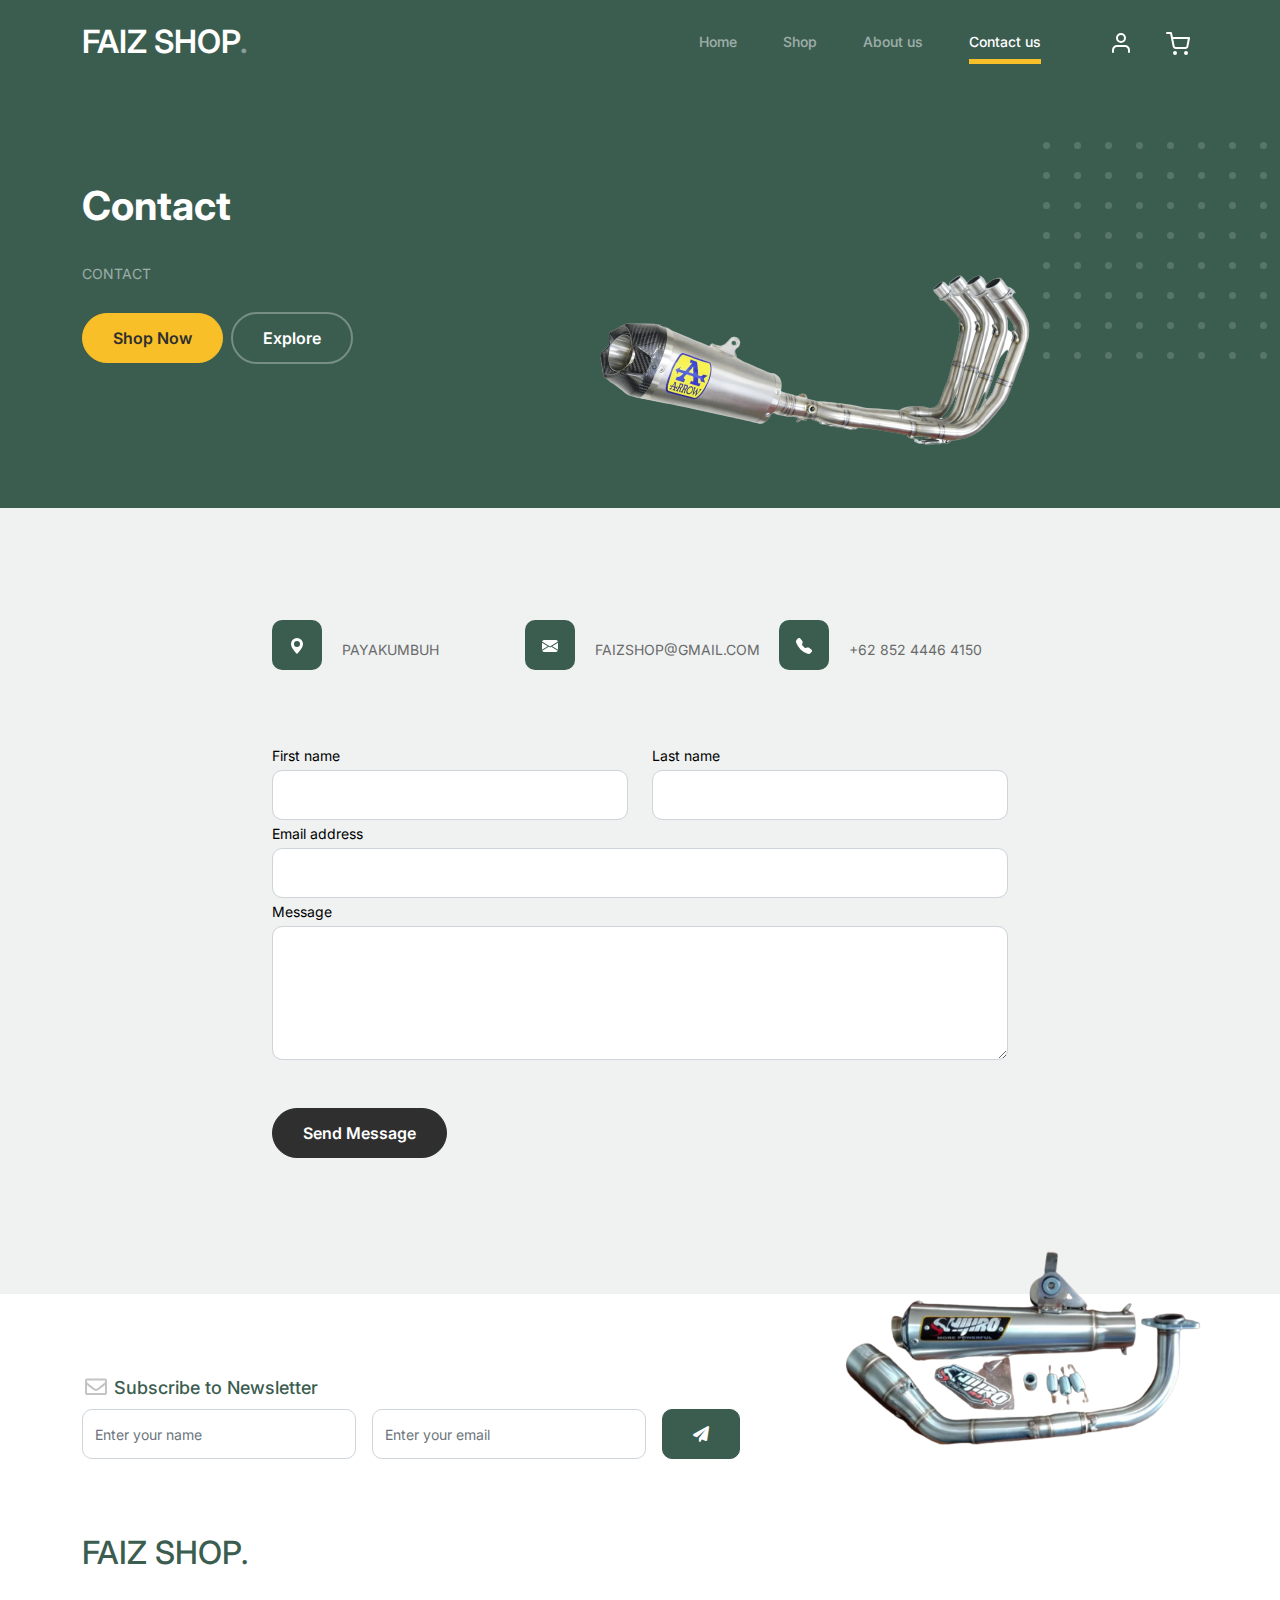
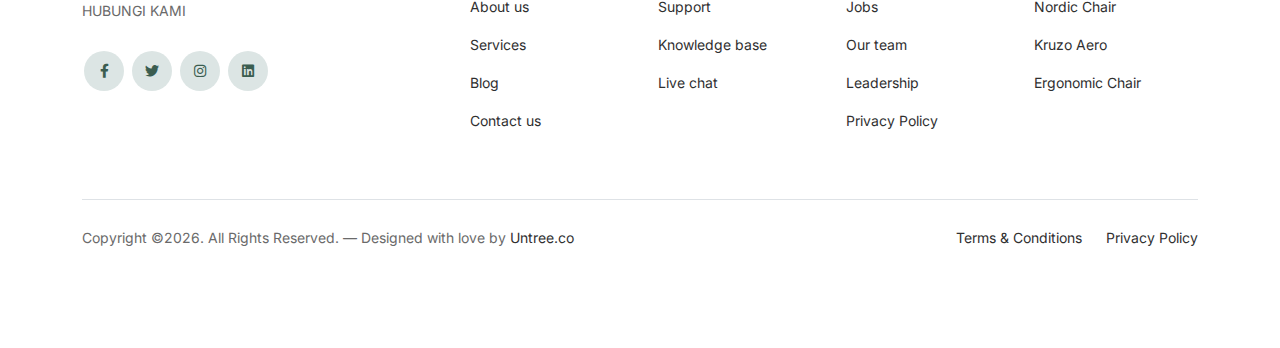
<file: contact.html>
<!-- /*
* Bootstrap 5
* Template Name: Furni
* Template Author: Untree.co
* Template URI: https://untree.co/
* License: https://creativecommons.org/licenses/by/3.0/
*/ -->
<!doctype html>
<html lang="en">
<head>
  <meta charset="utf-8">
  <meta name="viewport" content="width=device-width, initial-scale=1, shrink-to-fit=no">
  <meta name="author" content="Untree.co">
  <link rel="shortcut icon" href="favicon.png">

  <meta name="description" content="" />
  <meta name="keywords" content="bootstrap, bootstrap4" />

		<!-- Bootstrap CSS -->
		<link href="css/bootstrap.min.css" rel="stylesheet">
		<link href="https://cdnjs.cloudflare.com/ajax/libs/font-awesome/6.0.0-beta3/css/all.min.css" rel="stylesheet">
		<link href="css/tiny-slider.css" rel="stylesheet">
		<link href="css/style.css" rel="stylesheet">
		<title>FAIZ SHOP</title>
	</head>

	<body>

		<!-- Start Header/Navigation -->
		<nav class="custom-navbar navbar navbar navbar-expand-md navbar-dark bg-dark" arial-label="Furni navigation bar">

			<div class="container">
				<a class="navbar-brand" href="index.html">FAIZ SHOP<span>.</span></a>

				<button class="navbar-toggler" type="button" data-bs-toggle="collapse" data-bs-target="#navbarsFurni" aria-controls="navbarsFurni" aria-expanded="false" aria-label="Toggle navigation">
					<span class="navbar-toggler-icon"></span>
				</button>

				<div class="collapse navbar-collapse" id="navbarsFurni">
					<ul class="custom-navbar-nav navbar-nav ms-auto mb-2 mb-md-0">
						<li class="nav-item">
							<a class="nav-link" href="index.html">Home</a>
						</li>
						<li><a class="nav-link" href="shop.html">Shop</a></li>
						<li><a class="nav-link" href="about.html">About us</a></li>
						<li class="active"><a class="nav-link" href="contact.html">Contact us</a></li>
					</ul>

					<ul class="custom-navbar-cta navbar-nav mb-2 mb-md-0 ms-5">
						<li><a class="nav-link" href="#"><img src="images/user.svg"></a></li>
						<li><a class="nav-link" href="cart.html"><img src="images/cart.svg"></a></li>
					</ul>
				</div>
			</div>
				
		</nav>
		<!-- End Header/Navigation -->

		<!-- Start Hero Section -->
			<div class="hero">
				<div class="container">
					<div class="row justify-content-between">
						<div class="col-lg-5">
							<div class="intro-excerpt">
								<h1>Contact</h1>
								<p class="mb-4">CONTACT</p>
								<p><a href="" class="btn btn-secondary me-2">Shop Now</a><a href="#" class="btn btn-white-outline">Explore</a></p>
							</div>
						</div>
						<div class="col-lg-7">
							<div class="hero-img-wrap">
								<img src="images/7a0eeb2abaa6078d69371a7154341106-removebg-preview (1).png" class="img-fluid">
							</div>
						</div>
					</div>
				</div>
			</div>
		<!-- End Hero Section -->

		
		<!-- Start Contact Form -->
		<div class="untree_co-section">
      <div class="container">

        <div class="block">
          <div class="row justify-content-center">


            <div class="col-md-8 col-lg-8 pb-4">


              <div class="row mb-5">
                <div class="col-lg-4">
                  <div  class="service no-shadow align-items-center link horizontal d-flex active" data-aos="fade-left" data-aos-delay="0">
                    <div class="service-icon color-1 mb-4">
                      <svg xmlns="http://www.w3.org/2000/svg" width="16" height="16" fill="currentColor" class="bi bi-geo-alt-fill" viewBox="0 0 16 16">
                        <path d="M8 16s6-5.686 6-10A6 6 0 0 0 2 6c0 4.314 6 10 6 10zm0-7a3 3 0 1 1 0-6 3 3 0 0 1 0 6z"/>
                      </svg>
                    </div> <!-- /.icon -->
                    <div class="service-contents">
                      <p>PAYAKUMBUH</p>
                    </div> <!-- /.service-contents-->
                  </div> <!-- /.service -->
                </div>

                <div class="col-lg-4">
                  <div  class="service no-shadow align-items-center link horizontal d-flex active" data-aos="fade-left" data-aos-delay="0">
                    <div class="service-icon color-1 mb-4">
                      <svg xmlns="http://www.w3.org/2000/svg" width="16" height="16" fill="currentColor" class="bi bi-envelope-fill" viewBox="0 0 16 16">
                        <path d="M.05 3.555A2 2 0 0 1 2 2h12a2 2 0 0 1 1.95 1.555L8 8.414.05 3.555zM0 4.697v7.104l5.803-3.558L0 4.697zM6.761 8.83l-6.57 4.027A2 2 0 0 0 2 14h12a2 2 0 0 0 1.808-1.144l-6.57-4.027L8 9.586l-1.239-.757zm3.436-.586L16 11.801V4.697l-5.803 3.546z"/>
                      </svg>
                    </div> <!-- /.icon -->
                    <div class="service-contents">
                      <p>FAIZSHOP@GMAIL.COM</p>
                    </div> <!-- /.service-contents-->
                  </div> <!-- /.service -->
                </div>

                <div class="col-lg-4">
                  <div  class="service no-shadow align-items-center link horizontal d-flex active" data-aos="fade-left" data-aos-delay="0">
                    <div class="service-icon color-1 mb-4">
                      <svg xmlns="http://www.w3.org/2000/svg" width="16" height="16" fill="currentColor" class="bi bi-telephone-fill" viewBox="0 0 16 16">
                        <path fill-rule="evenodd" d="M1.885.511a1.745 1.745 0 0 1 2.61.163L6.29 2.98c.329.423.445.974.315 1.494l-.547 2.19a.678.678 0 0 0 .178.643l2.457 2.457a.678.678 0 0 0 .644.178l2.189-.547a1.745 1.745 0 0 1 1.494.315l2.306 1.794c.829.645.905 1.87.163 2.611l-1.034 1.034c-.74.74-1.846 1.065-2.877.702a18.634 18.634 0 0 1-7.01-4.42 18.634 18.634 0 0 1-4.42-7.009c-.362-1.03-.037-2.137.703-2.877L1.885.511z"/>
                      </svg>
                    </div> <!-- /.icon -->
                    <div class="service-contents">
                      <p>+62 852 4446 4150</p>
                    </div> <!-- /.service-contents-->
                  </div> <!-- /.service -->
                </div>
              </div>

              <form>
                <div class="row">
                  <div class="col-6">
                    <div class="form-group">
                      <label class="text-black" for="fname">First name</label>
                      <input type="text" class="form-control" id="fname">
                    </div>
                  </div>
                  <div class="col-6">
                    <div class="form-group">
                      <label class="text-black" for="lname">Last name</label>
                      <input type="text" class="form-control" id="lname">
                    </div>
                  </div>
                </div>
                <div class="form-group">
                  <label class="text-black" for="email">Email address</label>
                  <input type="email" class="form-control" id="email">
                </div>

                <div class="form-group mb-5">
                  <label class="text-black" for="message">Message</label>
                  <textarea name="" class="form-control" id="message" cols="30" rows="5"></textarea>
                </div>

                <button type="submit" class="btn btn-primary-hover-outline">Send Message</button>
              </form>

            </div>

          </div>

        </div>

      </div>


    </div>
  </div>

  <!-- End Contact Form -->

		

		<!-- Start Footer Section -->
		<footer class="footer-section">
			<div class="container relative">

				<div class="sofa-img">
					<img src="images/5601d45aaf497d7d5fcd438b7b4b741a-removebg-preview.png" alt="Image" class="img-fluid">
				</div>

				<div class="row">
					<div class="col-lg-8">
						<div class="subscription-form">
							<h3 class="d-flex align-items-center"><span class="me-1"><img src="images/envelope-outline.svg" alt="Image" class="img-fluid"></span><span>Subscribe to Newsletter</span></h3>

							<form action="#" class="row g-3">
								<div class="col-auto">
									<input type="text" class="form-control" placeholder="Enter your name">
								</div>
								<div class="col-auto">
									<input type="email" class="form-control" placeholder="Enter your email">
								</div>
								<div class="col-auto">
									<button class="btn btn-primary">
										<span class="fa fa-paper-plane"></span>
									</button>
								</div>
							</form>

						</div>
					</div>
				</div>

				<div class="row g-5 mb-5">
					<div class="col-lg-4">
						<div class="mb-4 footer-logo-wrap"><a href="#" class="footer-logo">FAIZ SHOP<span>.</span></a></div>
						<p class="mb-4">HUBUNGI KAMI</p>

						<ul class="list-unstyled custom-social">
							<li><a href="#"><span class="fa fa-brands fa-facebook-f"></span></a></li>
							<li><a href="#"><span class="fa fa-brands fa-twitter"></span></a></li>
							<li><a href="#"><span class="fa fa-brands fa-instagram"></span></a></li>
							<li><a href="#"><span class="fa fa-brands fa-linkedin"></span></a></li>
						</ul>
					</div>

					<div class="col-lg-8">
						<div class="row links-wrap">
							<div class="col-6 col-sm-6 col-md-3">
								<ul class="list-unstyled">
									<li><a href="#">About us</a></li>
									<li><a href="#">Services</a></li>
									<li><a href="#">Blog</a></li>
									<li><a href="#">Contact us</a></li>
								</ul>
							</div>

							<div class="col-6 col-sm-6 col-md-3">
								<ul class="list-unstyled">
									<li><a href="#">Support</a></li>
									<li><a href="#">Knowledge base</a></li>
									<li><a href="#">Live chat</a></li>
								</ul>
							</div>

							<div class="col-6 col-sm-6 col-md-3">
								<ul class="list-unstyled">
									<li><a href="#">Jobs</a></li>
									<li><a href="#">Our team</a></li>
									<li><a href="#">Leadership</a></li>
									<li><a href="#">Privacy Policy</a></li>
								</ul>
							</div>

							<div class="col-6 col-sm-6 col-md-3">
								<ul class="list-unstyled">
									<li><a href="#">Nordic Chair</a></li>
									<li><a href="#">Kruzo Aero</a></li>
									<li><a href="#">Ergonomic Chair</a></li>
								</ul>
							</div>
						</div>
					</div>

				</div>

				<div class="border-top copyright">
					<div class="row pt-4">
						<div class="col-lg-6">
							<p class="mb-2 text-center text-lg-start">Copyright &copy;<script>document.write(new Date().getFullYear());</script>. All Rights Reserved. &mdash; Designed with love by <a href="https://untree.co">Untree.co</a> <!-- License information: https://untree.co/license/ -->
            </p>
						</div>

						<div class="col-lg-6 text-center text-lg-end">
							<ul class="list-unstyled d-inline-flex ms-auto">
								<li class="me-4"><a href="#">Terms &amp; Conditions</a></li>
								<li><a href="#">Privacy Policy</a></li>
							</ul>
						</div>

					</div>
				</div>

			</div>
		</footer>
		<!-- End Footer Section -->	


		<script src="js/bootstrap.bundle.min.js"></script>
		<script src="js/tiny-slider.js"></script>
		<script src="js/custom.js"></script>
	</body>

</html>
</file>
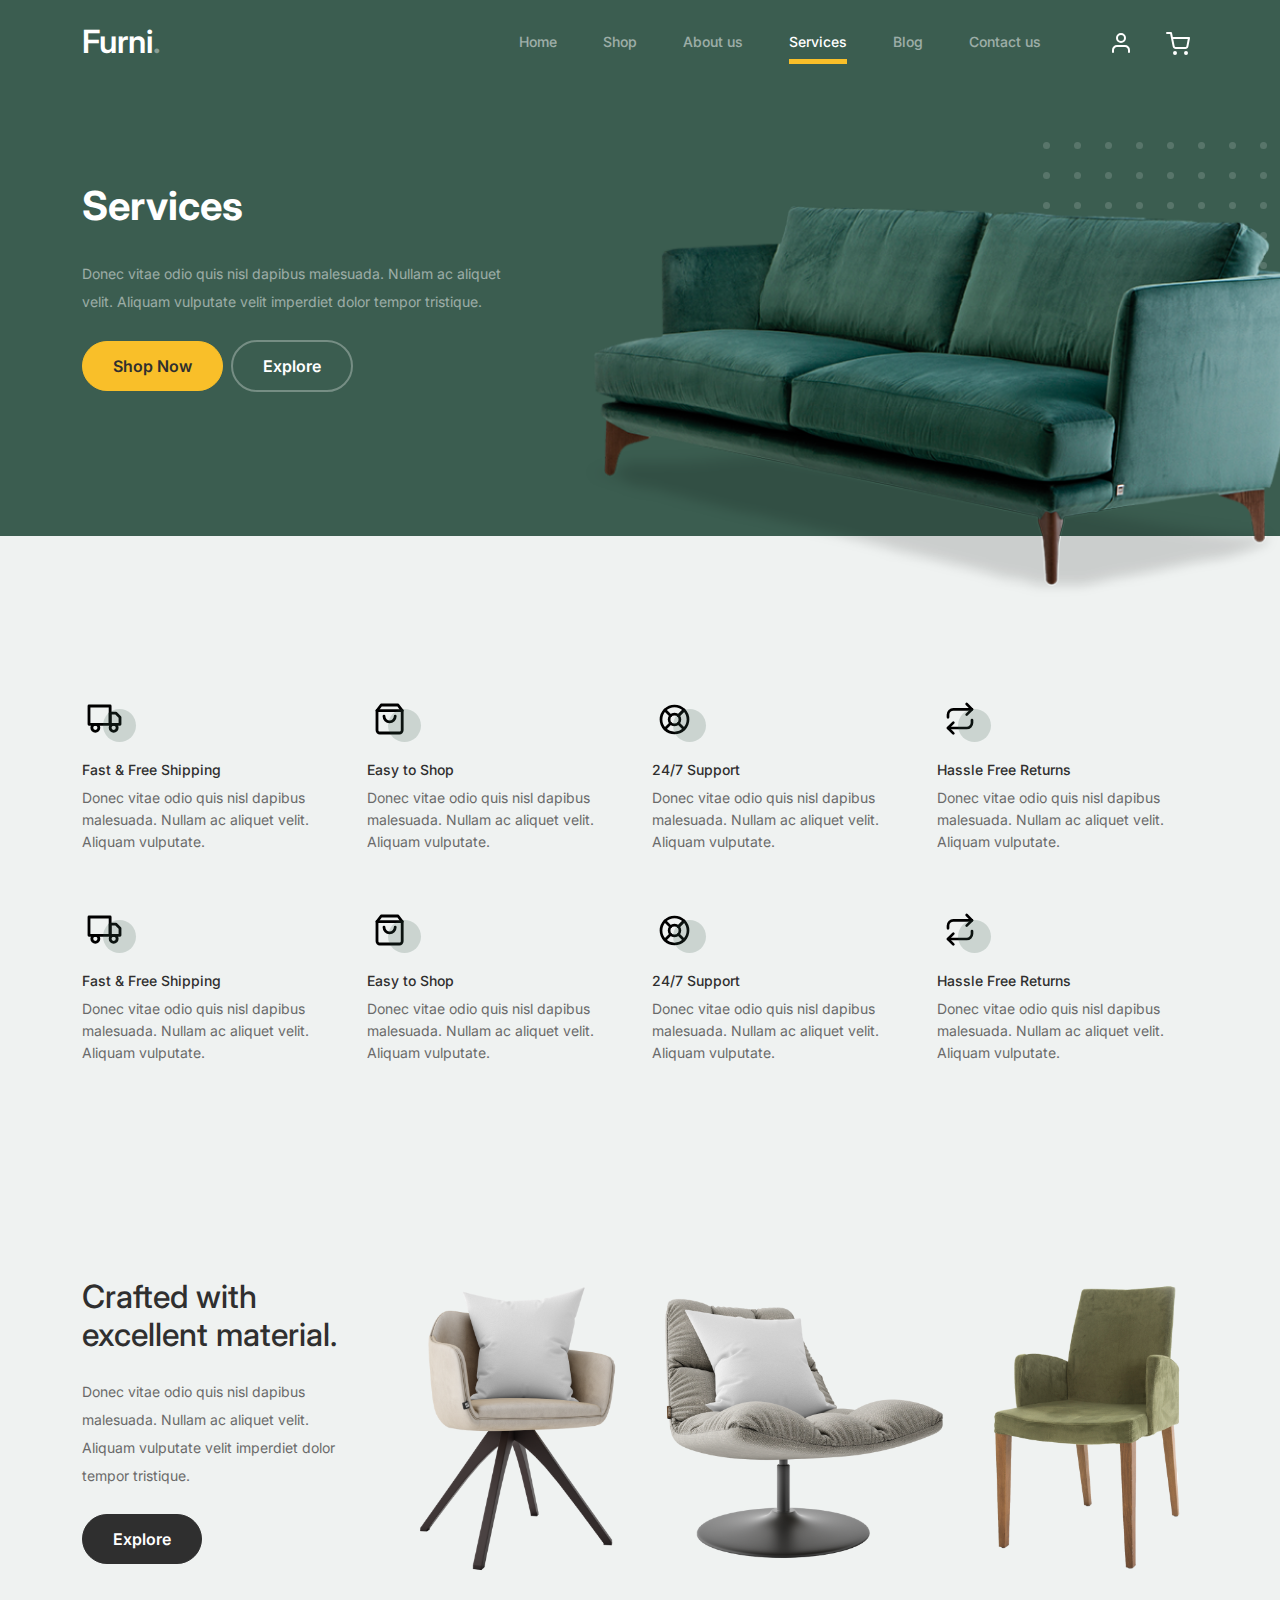
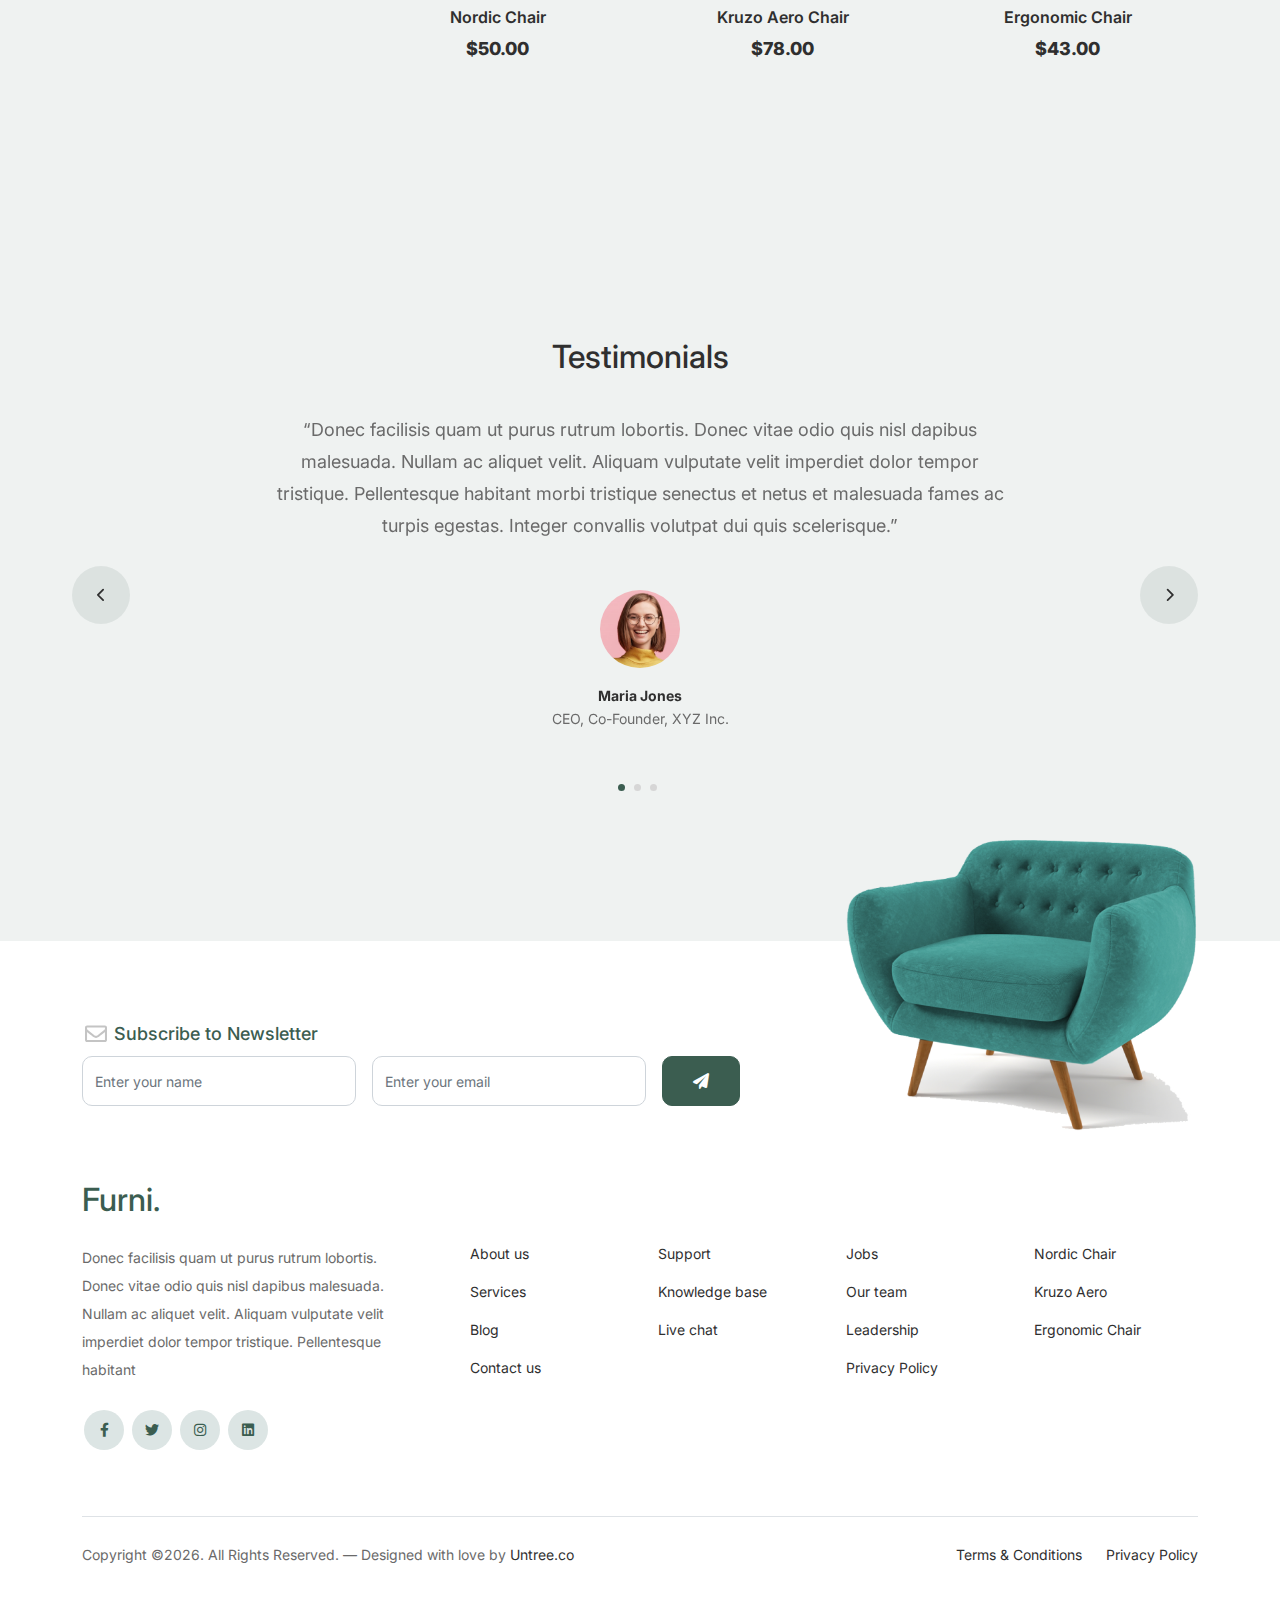
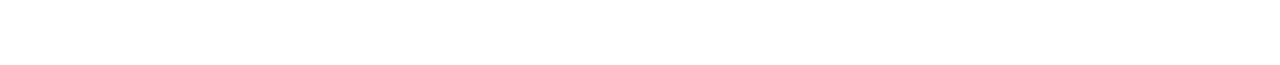
<file: services.html>
<!-- /*
* Bootstrap 5
* Template Name: Furni
* Template Author: Untree.co
* Template URI: https://untree.co/
* License: https://creativecommons.org/licenses/by/3.0/
*/ -->
<!doctype html>
<html lang="en">
<head>
  <meta charset="utf-8">
  <meta name="viewport" content="width=device-width, initial-scale=1, shrink-to-fit=no">
  <meta name="author" content="Untree.co">
  <link rel="shortcut icon" href="favicon.png">

  <meta name="description" content="" />
  <meta name="keywords" content="bootstrap, bootstrap4" />

		<!-- Bootstrap CSS -->
		<link href="css/bootstrap.min.css" rel="stylesheet">
		<link href="https://cdnjs.cloudflare.com/ajax/libs/font-awesome/6.0.0-beta3/css/all.min.css" rel="stylesheet">
		<link href="css/tiny-slider.css" rel="stylesheet">
		<link href="css/style.css" rel="stylesheet">
		<title>Furni Free Bootstrap 5 Template for Furniture and Interior Design Websites by Untree.co </title>
	</head>

	<body>

		<!-- Start Header/Navigation -->
		<nav class="custom-navbar navbar navbar navbar-expand-md navbar-dark bg-dark" arial-label="Furni navigation bar">

			<div class="container">
				<a class="navbar-brand" href="index.html">Furni<span>.</span></a>

				<button class="navbar-toggler" type="button" data-bs-toggle="collapse" data-bs-target="#navbarsFurni" aria-controls="navbarsFurni" aria-expanded="false" aria-label="Toggle navigation">
					<span class="navbar-toggler-icon"></span>
				</button>

				<div class="collapse navbar-collapse" id="navbarsFurni">
					<ul class="custom-navbar-nav navbar-nav ms-auto mb-2 mb-md-0">
						<li class="nav-item">
							<a class="nav-link" href="index.html">Home</a>
						</li>
						<li><a class="nav-link" href="shop.html">Shop</a></li>
						<li><a class="nav-link" href="about.html">About us</a></li>
						<li class="active"><a class="nav-link" href="services.html">Services</a></li>
						<li><a class="nav-link" href="blog.html">Blog</a></li>
						<li><a class="nav-link" href="contact.html">Contact us</a></li>
					</ul>

					<ul class="custom-navbar-cta navbar-nav mb-2 mb-md-0 ms-5">
						<li><a class="nav-link" href="#"><img src="images/user.svg"></a></li>
						<li><a class="nav-link" href="cart.html"><img src="images/cart.svg"></a></li>
					</ul>
				</div>
			</div>
				
		</nav>
		<!-- End Header/Navigation -->

		<!-- Start Hero Section -->
			<div class="hero">
				<div class="container">
					<div class="row justify-content-between">
						<div class="col-lg-5">
							<div class="intro-excerpt">
								<h1>Services</h1>
								<p class="mb-4">Donec vitae odio quis nisl dapibus malesuada. Nullam ac aliquet velit. Aliquam vulputate velit imperdiet dolor tempor tristique.</p>
								<p><a href="" class="btn btn-secondary me-2">Shop Now</a><a href="#" class="btn btn-white-outline">Explore</a></p>
							</div>
						</div>
						<div class="col-lg-7">
							<div class="hero-img-wrap">
								<img src="images/couch.png" class="img-fluid">
							</div>
						</div>
					</div>
				</div>
			</div>
		<!-- End Hero Section -->

		

		<!-- Start Why Choose Us Section -->
		<div class="why-choose-section">
			<div class="container">
				
				
				<div class="row my-5">
					<div class="col-6 col-md-6 col-lg-3 mb-4">
						<div class="feature">
							<div class="icon">
								<img src="images/truck.svg" alt="Image" class="imf-fluid">
							</div>
							<h3>Fast &amp; Free Shipping</h3>
							<p>Donec vitae odio quis nisl dapibus malesuada. Nullam ac aliquet velit. Aliquam vulputate.</p>
						</div>
					</div>

					<div class="col-6 col-md-6 col-lg-3 mb-4">
						<div class="feature">
							<div class="icon">
								<img src="images/bag.svg" alt="Image" class="imf-fluid">
							</div>
							<h3>Easy to Shop</h3>
							<p>Donec vitae odio quis nisl dapibus malesuada. Nullam ac aliquet velit. Aliquam vulputate.</p>
						</div>
					</div>

					<div class="col-6 col-md-6 col-lg-3 mb-4">
						<div class="feature">
							<div class="icon">
								<img src="images/support.svg" alt="Image" class="imf-fluid">
							</div>
							<h3>24/7 Support</h3>
							<p>Donec vitae odio quis nisl dapibus malesuada. Nullam ac aliquet velit. Aliquam vulputate.</p>
						</div>
					</div>

					<div class="col-6 col-md-6 col-lg-3 mb-4">
						<div class="feature">
							<div class="icon">
								<img src="images/return.svg" alt="Image" class="imf-fluid">
							</div>
							<h3>Hassle Free Returns</h3>
							<p>Donec vitae odio quis nisl dapibus malesuada. Nullam ac aliquet velit. Aliquam vulputate.</p>
						</div>
					</div>

					<div class="col-6 col-md-6 col-lg-3 mb-4">
						<div class="feature">
							<div class="icon">
								<img src="images/truck.svg" alt="Image" class="imf-fluid">
							</div>
							<h3>Fast &amp; Free Shipping</h3>
							<p>Donec vitae odio quis nisl dapibus malesuada. Nullam ac aliquet velit. Aliquam vulputate.</p>
						</div>
					</div>

					<div class="col-6 col-md-6 col-lg-3 mb-4">
						<div class="feature">
							<div class="icon">
								<img src="images/bag.svg" alt="Image" class="imf-fluid">
							</div>
							<h3>Easy to Shop</h3>
							<p>Donec vitae odio quis nisl dapibus malesuada. Nullam ac aliquet velit. Aliquam vulputate.</p>
						</div>
					</div>

					<div class="col-6 col-md-6 col-lg-3 mb-4">
						<div class="feature">
							<div class="icon">
								<img src="images/support.svg" alt="Image" class="imf-fluid">
							</div>
							<h3>24/7 Support</h3>
							<p>Donec vitae odio quis nisl dapibus malesuada. Nullam ac aliquet velit. Aliquam vulputate.</p>
						</div>
					</div>

					<div class="col-6 col-md-6 col-lg-3 mb-4">
						<div class="feature">
							<div class="icon">
								<img src="images/return.svg" alt="Image" class="imf-fluid">
							</div>
							<h3>Hassle Free Returns</h3>
							<p>Donec vitae odio quis nisl dapibus malesuada. Nullam ac aliquet velit. Aliquam vulputate.</p>
						</div>
					</div>

				</div>
			
			</div>
		</div>
		<!-- End Why Choose Us Section -->

		<!-- Start Product Section -->
		<div class="product-section pt-0">
			<div class="container">
				<div class="row">

					<!-- Start Column 1 -->
					<div class="col-md-12 col-lg-3 mb-5 mb-lg-0">
						<h2 class="mb-4 section-title">Crafted with excellent material.</h2>
						<p class="mb-4">Donec vitae odio quis nisl dapibus malesuada. Nullam ac aliquet velit. Aliquam vulputate velit imperdiet dolor tempor tristique. </p>
						<p><a href="#" class="btn">Explore</a></p>
					</div> 
					<!-- End Column 1 -->

					<!-- Start Column 2 -->
					<div class="col-12 col-md-4 col-lg-3 mb-5 mb-md-0">
						<a class="product-item" href="#">
							<img src="images/product-1.png" class="img-fluid product-thumbnail">
							<h3 class="product-title">Nordic Chair</h3>
							<strong class="product-price">$50.00</strong>

							<span class="icon-cross">
								<img src="images/cross.svg" class="img-fluid">
							</span>
						</a>
					</div> 
					<!-- End Column 2 -->

					<!-- Start Column 3 -->
					<div class="col-12 col-md-4 col-lg-3 mb-5 mb-md-0">
						<a class="product-item" href="#">
							<img src="images/product-2.png" class="img-fluid product-thumbnail">
							<h3 class="product-title">Kruzo Aero Chair</h3>
							<strong class="product-price">$78.00</strong>

							<span class="icon-cross">
								<img src="images/cross.svg" class="img-fluid">
							</span>
						</a>
					</div>
					<!-- End Column 3 -->

					<!-- Start Column 4 -->
					<div class="col-12 col-md-4 col-lg-3 mb-5 mb-md-0">
						<a class="product-item" href="#">
							<img src="images/product-3.png" class="img-fluid product-thumbnail">
							<h3 class="product-title">Ergonomic Chair</h3>
							<strong class="product-price">$43.00</strong>

							<span class="icon-cross">
								<img src="images/cross.svg" class="img-fluid">
							</span>
						</a>
					</div>
					<!-- End Column 4 -->

				</div>
			</div>
		</div>
		<!-- End Product Section -->

		

		<!-- Start Testimonial Slider -->
		<div class="testimonial-section before-footer-section">
			<div class="container">
				<div class="row">
					<div class="col-lg-7 mx-auto text-center">
						<h2 class="section-title">Testimonials</h2>
					</div>
				</div>

				<div class="row justify-content-center">
					<div class="col-lg-12">
						<div class="testimonial-slider-wrap text-center">

							<div id="testimonial-nav">
								<span class="prev" data-controls="prev"><span class="fa fa-chevron-left"></span></span>
								<span class="next" data-controls="next"><span class="fa fa-chevron-right"></span></span>
							</div>

							<div class="testimonial-slider">
								
								<div class="item">
									<div class="row justify-content-center">
										<div class="col-lg-8 mx-auto">

											<div class="testimonial-block text-center">
												<blockquote class="mb-5">
													<p>&ldquo;Donec facilisis quam ut purus rutrum lobortis. Donec vitae odio quis nisl dapibus malesuada. Nullam ac aliquet velit. Aliquam vulputate velit imperdiet dolor tempor tristique. Pellentesque habitant morbi tristique senectus et netus et malesuada fames ac turpis egestas. Integer convallis volutpat dui quis scelerisque.&rdquo;</p>
												</blockquote>

												<div class="author-info">
													<div class="author-pic">
														<img src="images/person-1.png" alt="Maria Jones" class="img-fluid">
													</div>
													<h3 class="font-weight-bold">Maria Jones</h3>
													<span class="position d-block mb-3">CEO, Co-Founder, XYZ Inc.</span>
												</div>
											</div>

										</div>
									</div>
								</div> 
								<!-- END item -->

								<div class="item">
									<div class="row justify-content-center">
										<div class="col-lg-8 mx-auto">

											<div class="testimonial-block text-center">
												<blockquote class="mb-5">
													<p>&ldquo;Donec facilisis quam ut purus rutrum lobortis. Donec vitae odio quis nisl dapibus malesuada. Nullam ac aliquet velit. Aliquam vulputate velit imperdiet dolor tempor tristique. Pellentesque habitant morbi tristique senectus et netus et malesuada fames ac turpis egestas. Integer convallis volutpat dui quis scelerisque.&rdquo;</p>
												</blockquote>

												<div class="author-info">
													<div class="author-pic">
														<img src="images/person-1.png" alt="Maria Jones" class="img-fluid">
													</div>
													<h3 class="font-weight-bold">Maria Jones</h3>
													<span class="position d-block mb-3">CEO, Co-Founder, XYZ Inc.</span>
												</div>
											</div>

										</div>
									</div>
								</div> 
								<!-- END item -->

								<div class="item">
									<div class="row justify-content-center">
										<div class="col-lg-8 mx-auto">

											<div class="testimonial-block text-center">
												<blockquote class="mb-5">
													<p>&ldquo;Donec facilisis quam ut purus rutrum lobortis. Donec vitae odio quis nisl dapibus malesuada. Nullam ac aliquet velit. Aliquam vulputate velit imperdiet dolor tempor tristique. Pellentesque habitant morbi tristique senectus et netus et malesuada fames ac turpis egestas. Integer convallis volutpat dui quis scelerisque.&rdquo;</p>
												</blockquote>

												<div class="author-info">
													<div class="author-pic">
														<img src="images/person-1.png" alt="Maria Jones" class="img-fluid">
													</div>
													<h3 class="font-weight-bold">Maria Jones</h3>
													<span class="position d-block mb-3">CEO, Co-Founder, XYZ Inc.</span>
												</div>
											</div>

										</div>
									</div>
								</div> 
								<!-- END item -->

							</div>

						</div>
					</div>
				</div>
			</div>
		</div>
		<!-- End Testimonial Slider -->

		

		<!-- Start Footer Section -->
		<footer class="footer-section">
			<div class="container relative">

				<div class="sofa-img">
					<img src="images/sofa.png" alt="Image" class="img-fluid">
				</div>

				<div class="row">
					<div class="col-lg-8">
						<div class="subscription-form">
							<h3 class="d-flex align-items-center"><span class="me-1"><img src="images/envelope-outline.svg" alt="Image" class="img-fluid"></span><span>Subscribe to Newsletter</span></h3>

							<form action="#" class="row g-3">
								<div class="col-auto">
									<input type="text" class="form-control" placeholder="Enter your name">
								</div>
								<div class="col-auto">
									<input type="email" class="form-control" placeholder="Enter your email">
								</div>
								<div class="col-auto">
									<button class="btn btn-primary">
										<span class="fa fa-paper-plane"></span>
									</button>
								</div>
							</form>

						</div>
					</div>
				</div>

				<div class="row g-5 mb-5">
					<div class="col-lg-4">
						<div class="mb-4 footer-logo-wrap"><a href="#" class="footer-logo">Furni<span>.</span></a></div>
						<p class="mb-4">Donec facilisis quam ut purus rutrum lobortis. Donec vitae odio quis nisl dapibus malesuada. Nullam ac aliquet velit. Aliquam vulputate velit imperdiet dolor tempor tristique. Pellentesque habitant</p>

						<ul class="list-unstyled custom-social">
							<li><a href="#"><span class="fa fa-brands fa-facebook-f"></span></a></li>
							<li><a href="#"><span class="fa fa-brands fa-twitter"></span></a></li>
							<li><a href="#"><span class="fa fa-brands fa-instagram"></span></a></li>
							<li><a href="#"><span class="fa fa-brands fa-linkedin"></span></a></li>
						</ul>
					</div>

					<div class="col-lg-8">
						<div class="row links-wrap">
							<div class="col-6 col-sm-6 col-md-3">
								<ul class="list-unstyled">
									<li><a href="#">About us</a></li>
									<li><a href="#">Services</a></li>
									<li><a href="#">Blog</a></li>
									<li><a href="#">Contact us</a></li>
								</ul>
							</div>

							<div class="col-6 col-sm-6 col-md-3">
								<ul class="list-unstyled">
									<li><a href="#">Support</a></li>
									<li><a href="#">Knowledge base</a></li>
									<li><a href="#">Live chat</a></li>
								</ul>
							</div>

							<div class="col-6 col-sm-6 col-md-3">
								<ul class="list-unstyled">
									<li><a href="#">Jobs</a></li>
									<li><a href="#">Our team</a></li>
									<li><a href="#">Leadership</a></li>
									<li><a href="#">Privacy Policy</a></li>
								</ul>
							</div>

							<div class="col-6 col-sm-6 col-md-3">
								<ul class="list-unstyled">
									<li><a href="#">Nordic Chair</a></li>
									<li><a href="#">Kruzo Aero</a></li>
									<li><a href="#">Ergonomic Chair</a></li>
								</ul>
							</div>
						</div>
					</div>

				</div>

				<div class="border-top copyright">
					<div class="row pt-4">
						<div class="col-lg-6">
							<p class="mb-2 text-center text-lg-start">Copyright &copy;<script>document.write(new Date().getFullYear());</script>. All Rights Reserved. &mdash; Designed with love by <a href="https://untree.co">Untree.co</a> <!-- License information: https://untree.co/license/ -->
            </p>
						</div>

						<div class="col-lg-6 text-center text-lg-end">
							<ul class="list-unstyled d-inline-flex ms-auto">
								<li class="me-4"><a href="#">Terms &amp; Conditions</a></li>
								<li><a href="#">Privacy Policy</a></li>
							</ul>
						</div>

					</div>
				</div>

			</div>
		</footer>
		<!-- End Footer Section -->	


		<script src="js/bootstrap.bundle.min.js"></script>
		<script src="js/tiny-slider.js"></script>
		<script src="js/custom.js"></script>
	</body>

</html>
</file>
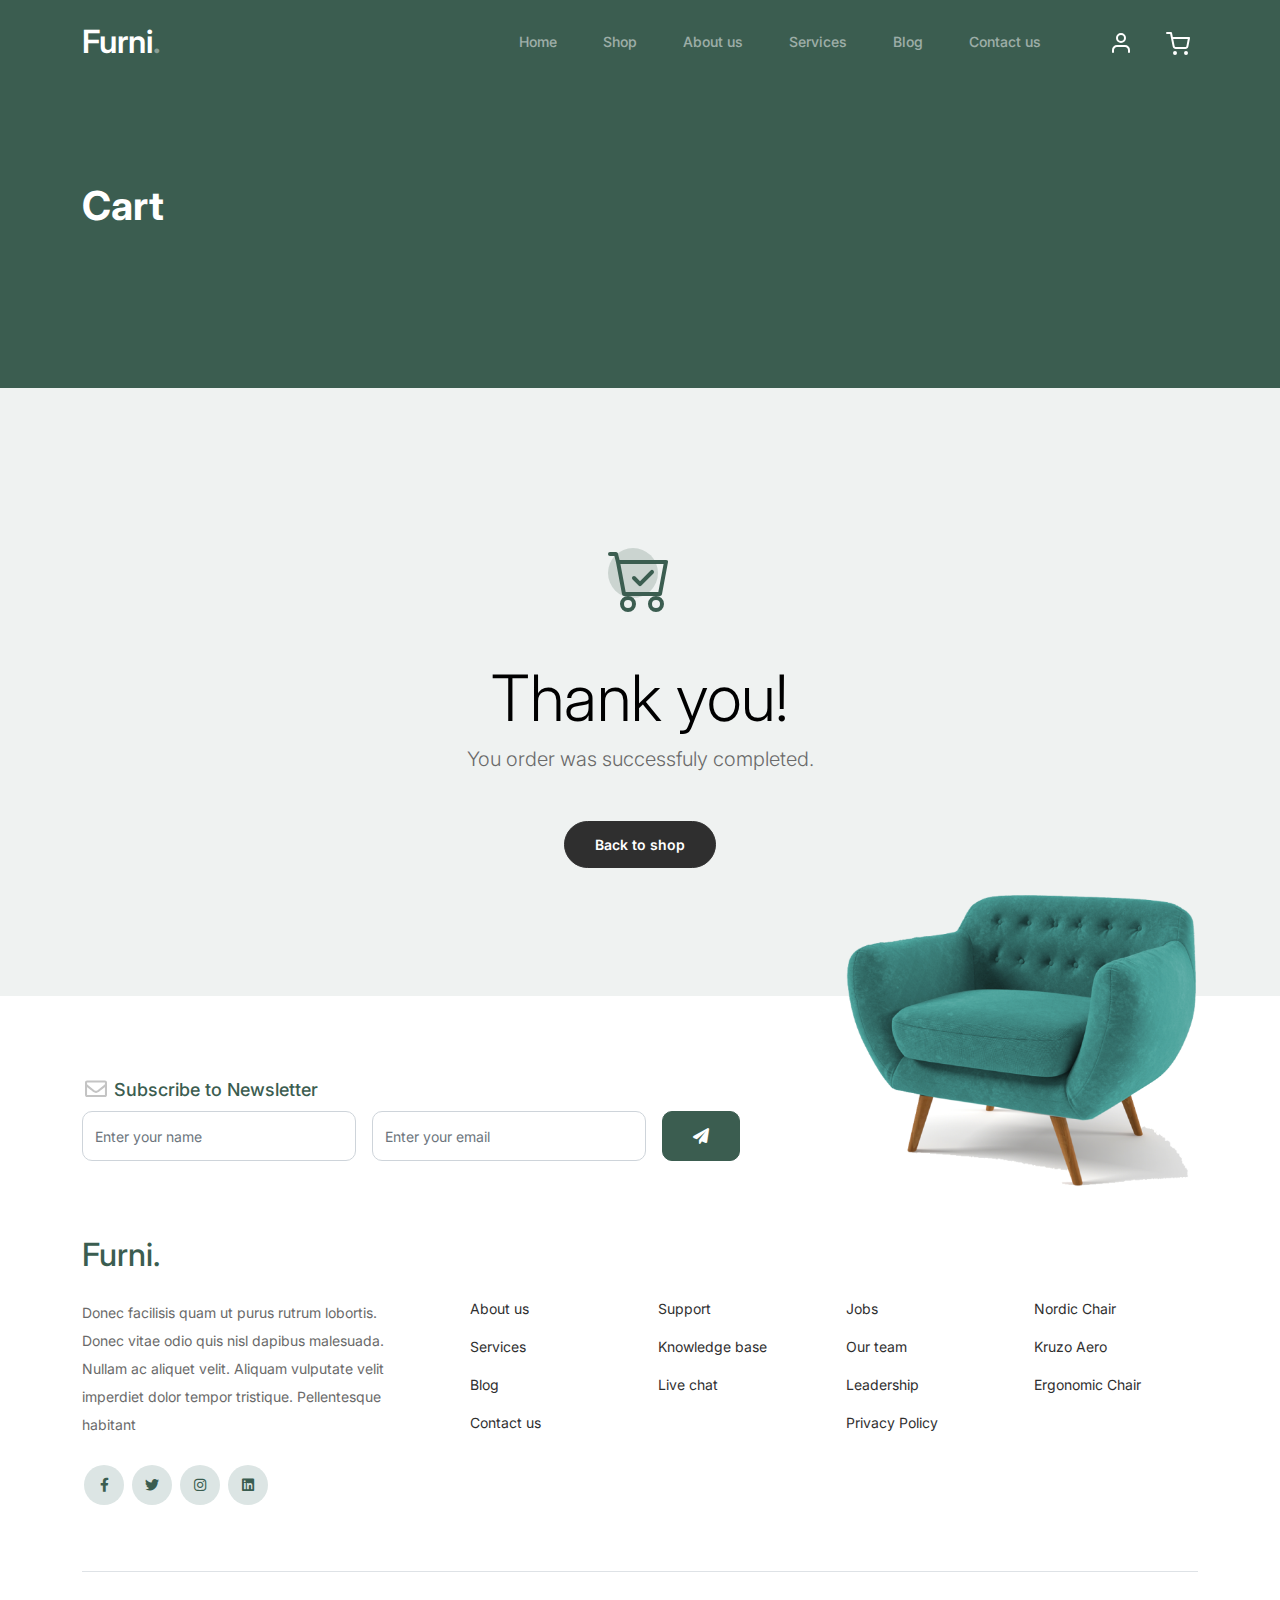
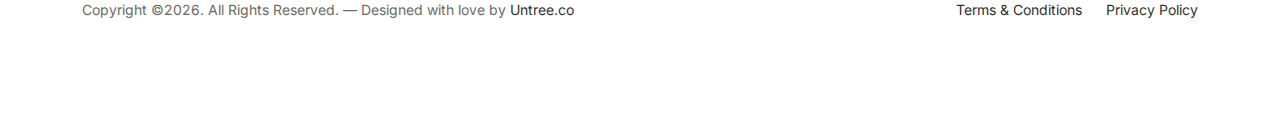
<file: thankyou.html>
<!-- /*
* Bootstrap 5
* Template Name: Furni
* Template Author: Untree.co
* Template URI: https://untree.co/
* License: https://creativecommons.org/licenses/by/3.0/
*/ -->
<!doctype html>
<html lang="en">
<head>
  <meta charset="utf-8">
  <meta name="viewport" content="width=device-width, initial-scale=1, shrink-to-fit=no">
  <meta name="author" content="Untree.co">
  <link rel="shortcut icon" href="favicon.png">

  <meta name="description" content="" />
  <meta name="keywords" content="bootstrap, bootstrap4" />

		<!-- Bootstrap CSS -->
		<link href="css/bootstrap.min.css" rel="stylesheet">
		<link href="https://cdnjs.cloudflare.com/ajax/libs/font-awesome/6.0.0-beta3/css/all.min.css" rel="stylesheet">
		<link href="css/tiny-slider.css" rel="stylesheet">
		<link href="css/style.css" rel="stylesheet">
		<title>Furni Free Bootstrap 5 Template for Furniture and Interior Design Websites by Untree.co </title>
	</head>

	<body>

		<!-- Start Header/Navigation -->
		<nav class="custom-navbar navbar navbar navbar-expand-md navbar-dark bg-dark" arial-label="Furni navigation bar">

			<div class="container">
				<a class="navbar-brand" href="index.html">Furni<span>.</span></a>

				<button class="navbar-toggler" type="button" data-bs-toggle="collapse" data-bs-target="#navbarsFurni" aria-controls="navbarsFurni" aria-expanded="false" aria-label="Toggle navigation">
					<span class="navbar-toggler-icon"></span>
				</button>

				<div class="collapse navbar-collapse" id="navbarsFurni">
					<ul class="custom-navbar-nav navbar-nav ms-auto mb-2 mb-md-0">
						<li class="nav-item ">
							<a class="nav-link" href="index.html">Home</a>
						</li>
						<li><a class="nav-link" href="shop.html">Shop</a></li>
						<li><a class="nav-link" href="about.html">About us</a></li>
						<li><a class="nav-link" href="services.html">Services</a></li>
						<li><a class="nav-link" href="blog.html">Blog</a></li>
						<li><a class="nav-link" href="contact.html">Contact us</a></li>
					</ul>

					<ul class="custom-navbar-cta navbar-nav mb-2 mb-md-0 ms-5">
						<li><a class="nav-link" href="#"><img src="images/user.svg"></a></li>
						<li><a class="nav-link" href="cart.html"><img src="images/cart.svg"></a></li>
					</ul>
				</div>
			</div>
				
		</nav>
		<!-- End Header/Navigation -->

		<!-- Start Hero Section -->
			<div class="hero">
				<div class="container">
					<div class="row justify-content-between">
						<div class="col-lg-5">
							<div class="intro-excerpt">
								<h1>Cart</h1>
							</div>
						</div>
						<div class="col-lg-7">
							
						</div>
					</div>
				</div>
			</div>
		<!-- End Hero Section -->

		

		<div class="untree_co-section">
    <div class="container">
      <div class="row">
        <div class="col-md-12 text-center pt-5">
          <span class="display-3 thankyou-icon text-primary">
            <svg width="1em" height="1em" viewBox="0 0 16 16" class="bi bi-cart-check mb-5" fill="currentColor" xmlns="http://www.w3.org/2000/svg">
              <path fill-rule="evenodd" d="M11.354 5.646a.5.5 0 0 1 0 .708l-3 3a.5.5 0 0 1-.708 0l-1.5-1.5a.5.5 0 1 1 .708-.708L8 8.293l2.646-2.647a.5.5 0 0 1 .708 0z"/>
              <path fill-rule="evenodd" d="M0 1.5A.5.5 0 0 1 .5 1H2a.5.5 0 0 1 .485.379L2.89 3H14.5a.5.5 0 0 1 .491.592l-1.5 8A.5.5 0 0 1 13 12H4a.5.5 0 0 1-.491-.408L2.01 3.607 1.61 2H.5a.5.5 0 0 1-.5-.5zM3.102 4l1.313 7h8.17l1.313-7H3.102zM5 12a2 2 0 1 0 0 4 2 2 0 0 0 0-4zm7 0a2 2 0 1 0 0 4 2 2 0 0 0 0-4zm-7 1a1 1 0 1 0 0 2 1 1 0 0 0 0-2zm7 0a1 1 0 1 0 0 2 1 1 0 0 0 0-2z"/>
            </svg>
          </span>
          <h2 class="display-3 text-black">Thank you!</h2>
          <p class="lead mb-5">You order was successfuly completed.</p>
          <p><a href="shop.html" class="btn btn-sm btn-outline-black">Back to shop</a></p>
        </div>
      </div>
    </div>
  </div>

		<!-- Start Footer Section -->
		<footer class="footer-section">
			<div class="container relative">

				<div class="sofa-img">
					<img src="images/sofa.png" alt="Image" class="img-fluid">
				</div>

				<div class="row">
					<div class="col-lg-8">
						<div class="subscription-form">
							<h3 class="d-flex align-items-center"><span class="me-1"><img src="images/envelope-outline.svg" alt="Image" class="img-fluid"></span><span>Subscribe to Newsletter</span></h3>

							<form action="#" class="row g-3">
								<div class="col-auto">
									<input type="text" class="form-control" placeholder="Enter your name">
								</div>
								<div class="col-auto">
									<input type="email" class="form-control" placeholder="Enter your email">
								</div>
								<div class="col-auto">
									<button class="btn btn-primary">
										<span class="fa fa-paper-plane"></span>
									</button>
								</div>
							</form>

						</div>
					</div>
				</div>

				<div class="row g-5 mb-5">
					<div class="col-lg-4">
						<div class="mb-4 footer-logo-wrap"><a href="#" class="footer-logo">Furni<span>.</span></a></div>
						<p class="mb-4">Donec facilisis quam ut purus rutrum lobortis. Donec vitae odio quis nisl dapibus malesuada. Nullam ac aliquet velit. Aliquam vulputate velit imperdiet dolor tempor tristique. Pellentesque habitant</p>

						<ul class="list-unstyled custom-social">
							<li><a href="#"><span class="fa fa-brands fa-facebook-f"></span></a></li>
							<li><a href="#"><span class="fa fa-brands fa-twitter"></span></a></li>
							<li><a href="#"><span class="fa fa-brands fa-instagram"></span></a></li>
							<li><a href="#"><span class="fa fa-brands fa-linkedin"></span></a></li>
						</ul>
					</div>

					<div class="col-lg-8">
						<div class="row links-wrap">
							<div class="col-6 col-sm-6 col-md-3">
								<ul class="list-unstyled">
									<li><a href="#">About us</a></li>
									<li><a href="#">Services</a></li>
									<li><a href="#">Blog</a></li>
									<li><a href="#">Contact us</a></li>
								</ul>
							</div>

							<div class="col-6 col-sm-6 col-md-3">
								<ul class="list-unstyled">
									<li><a href="#">Support</a></li>
									<li><a href="#">Knowledge base</a></li>
									<li><a href="#">Live chat</a></li>
								</ul>
							</div>

							<div class="col-6 col-sm-6 col-md-3">
								<ul class="list-unstyled">
									<li><a href="#">Jobs</a></li>
									<li><a href="#">Our team</a></li>
									<li><a href="#">Leadership</a></li>
									<li><a href="#">Privacy Policy</a></li>
								</ul>
							</div>

							<div class="col-6 col-sm-6 col-md-3">
								<ul class="list-unstyled">
									<li><a href="#">Nordic Chair</a></li>
									<li><a href="#">Kruzo Aero</a></li>
									<li><a href="#">Ergonomic Chair</a></li>
								</ul>
							</div>
						</div>
					</div>

				</div>

				<div class="border-top copyright">
					<div class="row pt-4">
						<div class="col-lg-6">
							<p class="mb-2 text-center text-lg-start">Copyright &copy;<script>document.write(new Date().getFullYear());</script>. All Rights Reserved. &mdash; Designed with love by <a href="https://untree.co">Untree.co</a> <!-- License information: https://untree.co/license/ -->
            </p>
						</div>

						<div class="col-lg-6 text-center text-lg-end">
							<ul class="list-unstyled d-inline-flex ms-auto">
								<li class="me-4"><a href="#">Terms &amp; Conditions</a></li>
								<li><a href="#">Privacy Policy</a></li>
							</ul>
						</div>

					</div>
				</div>

			</div>
		</footer>
		<!-- End Footer Section -->	


		<script src="js/bootstrap.bundle.min.js"></script>
		<script src="js/tiny-slider.js"></script>
		<script src="js/custom.js"></script>
	</body>

</html>
</file>
<file: css/tiny-slider.css>
.tns-outer{padding:0 !important}.tns-outer [hidden]{display:none !important}.tns-outer [aria-controls],.tns-outer [data-action]{cursor:pointer}.tns-slider{-webkit-transition:all 0s;-moz-transition:all 0s;transition:all 0s}.tns-slider>.tns-item{-webkit-box-sizing:border-box;-moz-box-sizing:border-box;box-sizing:border-box}.tns-horizontal.tns-subpixel{white-space:nowrap}.tns-horizontal.tns-subpixel>.tns-item{display:inline-block;vertical-align:top;white-space:normal}.tns-horizontal.tns-no-subpixel:after{content:'';display:table;clear:both}.tns-horizontal.tns-no-subpixel>.tns-item{float:left}.tns-horizontal.tns-carousel.tns-no-subpixel>.tns-item{margin-right:-100%}.tns-no-calc{position:relative;left:0}.tns-gallery{position:relative;left:0;min-height:1px}.tns-gallery>.tns-item{position:absolute;left:-100%;-webkit-transition:transform 0s, opacity 0s;-moz-transition:transform 0s, opacity 0s;transition:transform 0s, opacity 0s}.tns-gallery>.tns-slide-active{position:relative;left:auto !important}.tns-gallery>.tns-moving{-webkit-transition:all 0.25s;-moz-transition:all 0.25s;transition:all 0.25s}.tns-autowidth{display:inline-block}.tns-lazy-img{-webkit-transition:opacity 0.6s;-moz-transition:opacity 0.6s;transition:opacity 0.6s;opacity:0.6}.tns-lazy-img.tns-complete{opacity:1}.tns-ah{-webkit-transition:height 0s;-moz-transition:height 0s;transition:height 0s}.tns-ovh{overflow:hidden}.tns-visually-hidden{position:absolute;left:-10000em}.tns-transparent{opacity:0;visibility:hidden}.tns-fadeIn{opacity:1;filter:alpha(opacity=100);z-index:0}.tns-normal,.tns-fadeOut{opacity:0;filter:alpha(opacity=0);z-index:-1}.tns-vpfix{white-space:nowrap}.tns-vpfix>div,.tns-vpfix>li{display:inline-block}.tns-t-subp2{margin:0 auto;width:310px;position:relative;height:10px;overflow:hidden}.tns-t-ct{width:2333.3333333%;width:-webkit-calc(100% * 70 / 3);width:-moz-calc(100% * 70 / 3);width:calc(100% * 70 / 3);position:absolute;right:0}.tns-t-ct:after{content:'';display:table;clear:both}.tns-t-ct>div{width:1.4285714%;width:-webkit-calc(100% / 70);width:-moz-calc(100% / 70);width:calc(100% / 70);height:10px;float:left}

/*# sourceMappingURL=sourcemaps/tiny-slider.css.map */
</file>
<file: css/style.css>
/*
* Template Name: UntreeStore
* Template Author: Untree.co
* Author URI: https://untree.co/
* License: https://creativecommons.org/licenses/by/3.0/
*/
@import url("https://fonts.googleapis.com/css2?family=Inter:wght@400;500;600;700;800&display=swap");
body {
  overflow-x: hidden;
  position: relative; }

body {
  font-family: "Inter", sans-serif;
  font-weight: 400;
  line-height: 28px;
  color: #6a6a6a;
  font-size: 14px;
  background-color: #eff2f1; }

a {
  text-decoration: none;
  -webkit-transition: .3s all ease;
  -o-transition: .3s all ease;
  transition: .3s all ease;
  color: #2f2f2f;
  text-decoration: underline; }
  a:hover {
    color: #2f2f2f;
    text-decoration: none; }
  a.more {
    font-weight: 600; }

.custom-navbar {
  background: #3b5d50 !important;
  padding-top: 20px;
  padding-bottom: 20px; }
  .custom-navbar .navbar-brand {
    font-size: 32px;
    font-weight: 600; }
    .custom-navbar .navbar-brand > span {
      opacity: .4; }
  .custom-navbar .navbar-toggler {
    border-color: transparent; }
    .custom-navbar .navbar-toggler:active, .custom-navbar .navbar-toggler:focus {
      -webkit-box-shadow: none;
      box-shadow: none;
      outline: none; }
  @media (min-width: 992px) {
    .custom-navbar .custom-navbar-nav li {
      margin-left: 15px;
      margin-right: 15px; } }
  .custom-navbar .custom-navbar-nav li a {
    font-weight: 500;
    color: #ffffff !important;
    opacity: .5;
    -webkit-transition: .3s all ease;
    -o-transition: .3s all ease;
    transition: .3s all ease;
    position: relative; }
    @media (min-width: 768px) {
      .custom-navbar .custom-navbar-nav li a:before {
        content: "";
        position: absolute;
        bottom: 0;
        left: 8px;
        right: 8px;
        background: #f9bf29;
        height: 5px;
        opacity: 1;
        visibility: visible;
        width: 0;
        -webkit-transition: .15s all ease-out;
        -o-transition: .15s all ease-out;
        transition: .15s all ease-out; } }
    .custom-navbar .custom-navbar-nav li a:hover {
      opacity: 1; }
      .custom-navbar .custom-navbar-nav li a:hover:before {
        width: calc(100% - 16px); }
  .custom-navbar .custom-navbar-nav li.active a {
    opacity: 1; }
    .custom-navbar .custom-navbar-nav li.active a:before {
      width: calc(100% - 16px); }
  .custom-navbar .custom-navbar-cta {
    margin-left: 0 !important;
    -webkit-box-orient: horizontal;
    -webkit-box-direction: normal;
    -ms-flex-direction: row;
    flex-direction: row; }
    @media (min-width: 768px) {
      .custom-navbar .custom-navbar-cta {
        margin-left: 40px !important; } }
    .custom-navbar .custom-navbar-cta li {
      margin-left: 0px;
      margin-right: 0px; }
      .custom-navbar .custom-navbar-cta li:first-child {
        margin-right: 20px; }

.hero {
  background: #3b5d50;
  padding: calc(4rem - 30px) 0 0rem 0; }
  @media (min-width: 768px) {
    .hero {
      padding: calc(4rem - 30px) 0 4rem 0; } }
  @media (min-width: 992px) {
    .hero {
      padding: calc(8rem - 30px) 0 8rem 0; } }
  .hero .intro-excerpt {
    position: relative;
    z-index: 4; }
    @media (min-width: 992px) {
      .hero .intro-excerpt {
        max-width: 450px; } }
  .hero h1 {
    font-weight: 700;
    color: #ffffff;
    margin-bottom: 30px; }
    @media (min-width: 1400px) {
      .hero h1 {
        font-size: 54px; } }
  .hero p {
    color: rgba(255, 255, 255, 0.5);
    margin-botom: 30px; }
  .hero .hero-img-wrap {
    position: relative; }
    .hero .hero-img-wrap img {
      position: relative;
      top: 0px;
      right: 0px;
      z-index: 2;
      max-width: 780px;
      left: -20px; }
      @media (min-width: 768px) {
        .hero .hero-img-wrap img {
          right: 0px;
          left: -100px; } }
      @media (min-width: 992px) {
        .hero .hero-img-wrap img {
          left: 0px;
          top: -80px;
          position: absolute;
          right: -50px; } }
      @media (min-width: 1200px) {
        .hero .hero-img-wrap img {
          left: 0px;
          top: -80px;
          right: -100px; } }
    .hero .hero-img-wrap:after {
      content: "";
      position: absolute;
      width: 255px;
      height: 217px;
      background-image: url("../images/dots-light.svg");
      background-size: contain;
      background-repeat: no-repeat;
      right: -100px;
      top: -0px; }
      @media (min-width: 1200px) {
        .hero .hero-img-wrap:after {
          top: -40px; } }

.btn {
  font-weight: 600;
  padding: 12px 30px;
  border-radius: 30px;
  color: #ffffff;
  background: #2f2f2f;
  border-color: #2f2f2f; }
  .btn:hover {
    color: #ffffff;
    background: #222222;
    border-color: #222222; }
  .btn:active, .btn:focus {
    outline: none !important;
    -webkit-box-shadow: none;
    box-shadow: none; }
  .btn.btn-primary {
    background: #3b5d50;
    border-color: #3b5d50; }
    .btn.btn-primary:hover {
      background: #314d43;
      border-color: #314d43; }
  .btn.btn-secondary {
    color: #2f2f2f;
    background: #f9bf29;
    border-color: #f9bf29; }
    .btn.btn-secondary:hover {
      background: #f8b810;
      border-color: #f8b810; }
  .btn.btn-white-outline {
    background: transparent;
    border-width: 2px;
    border-color: rgba(255, 255, 255, 0.3); }
    .btn.btn-white-outline:hover {
      border-color: white;
      color: #ffffff; }

.section-title {
  color: #2f2f2f; }

.product-section {
  padding: 7rem 0; }
  .product-section .product-item {
    text-align: center;
    text-decoration: none;
    display: block;
    position: relative;
    padding-bottom: 50px;
    cursor: pointer; }
    .product-section .product-item .product-thumbnail {
      min-width: 300px;
      height: 300px;
      margin-bottom: 30px;
      position: relative;
      top: 0;
      -webkit-transition: .3s all ease;
      -o-transition: .3s all ease;
      transition: .3s all ease; }
    .product-section .product-item h3 {
      font-weight: 600;
      font-size: 16px; }
    .product-section .product-item strong {
      font-weight: 800 !important;
      font-size: 18px !important; }
    .product-section .product-item h3, .product-section .product-item strong {
      color: #2f2f2f;
      text-decoration: none; }
    .product-section .product-item .icon-cross {
      position: absolute;
      width: 35px;
      height: 35px;
      display: inline-block;
      background: #2f2f2f;
      bottom: 15px;
      left: 50%;
      -webkit-transform: translateX(-50%);
      -ms-transform: translateX(-50%);
      transform: translateX(-50%);
      margin-bottom: -17.5px;
      border-radius: 50%;
      opacity: 0;
      visibility: hidden;
      -webkit-transition: .3s all ease;
      -o-transition: .3s all ease;
      transition: .3s all ease; }
      .product-section .product-item .icon-cross img {
        position: absolute;
        left: 50%;
        top: 50%;
        -webkit-transform: translate(-50%, -50%);
        -ms-transform: translate(-50%, -50%);
        transform: translate(-50%, -50%); }
    .product-section .product-item:before {
      bottom: 0;
      left: 0;
      right: 0;
      position: absolute;
      content: "";
      background: #dce5e4;
      height: 0%;
      z-index: -1;
      border-radius: 10px;
      -webkit-transition: .3s all ease;
      -o-transition: .3s all ease;
      transition: .3s all ease; }
    .product-section .product-item:hover .product-thumbnail {
      top: -25px; }
    .product-section .product-item:hover .icon-cross {
      bottom: 0;
      opacity: 1;
      visibility: visible; }
    .product-section .product-item:hover:before {
      height: 70%; }

.why-choose-section {
  padding: 7rem 0; }
  .why-choose-section .img-wrap {
    position: relative; }
    .why-choose-section .img-wrap:before {
      position: absolute;
      content: "";
      width: 255px;
      height: 217px;
      background-image: url("../images/dots-yellow.svg");
      background-repeat: no-repeat;
      background-size: contain;
      -webkit-transform: translate(-40%, -40%);
      -ms-transform: translate(-40%, -40%);
      transform: translate(-40%, -40%);
      z-index: -1; }
    .why-choose-section .img-wrap img {
      border-radius: 20px; }

.feature {
  margin-bottom: 30px; }
  .feature .icon {
    display: inline-block;
    position: relative;
    margin-bottom: 20px; }
    .feature .icon:before {
      content: "";
      width: 33px;
      height: 33px;
      position: absolute;
      background: rgba(59, 93, 80, 0.2);
      border-radius: 50%;
      right: -8px;
      bottom: 0; }
  .feature h3 {
    font-size: 14px;
    color: #2f2f2f; }
  .feature p {
    font-size: 14px;
    line-height: 22px;
    color: #6a6a6a; }

.we-help-section {
  padding: 7rem 0; }
  .we-help-section .imgs-grid {
    display: -ms-grid;
    display: grid;
    -ms-grid-columns: (1fr)[27];
    grid-template-columns: repeat(27, 1fr);
    position: relative; }
    .we-help-section .imgs-grid:before {
      position: absolute;
      content: "";
      width: 255px;
      height: 217px;
      background-image: url("../images/dots-green.svg");
      background-size: contain;
      background-repeat: no-repeat;
      -webkit-transform: translate(-40%, -40%);
      -ms-transform: translate(-40%, -40%);
      transform: translate(-40%, -40%);
      z-index: -1; }
    .we-help-section .imgs-grid .grid {
      position: relative; }
      .we-help-section .imgs-grid .grid img {
        border-radius: 20px;
        max-width: 100%; }
      .we-help-section .imgs-grid .grid.grid-1 {
        -ms-grid-column: 1;
        -ms-grid-column-span: 18;
        grid-column: 1 / span 18;
        -ms-grid-row: 1;
        -ms-grid-row-span: 27;
        grid-row: 1 / span 27; }
      .we-help-section .imgs-grid .grid.grid-2 {
        -ms-grid-column: 19;
        -ms-grid-column-span: 27;
        grid-column: 19 / span 27;
        -ms-grid-row: 1;
        -ms-grid-row-span: 5;
        grid-row: 1 / span 5;
        padding-left: 20px; }
      .we-help-section .imgs-grid .grid.grid-3 {
        -ms-grid-column: 14;
        -ms-grid-column-span: 16;
        grid-column: 14 / span 16;
        -ms-grid-row: 6;
        -ms-grid-row-span: 27;
        grid-row: 6 / span 27;
        padding-top: 20px; }

.custom-list {
  width: 100%; }
  .custom-list li {
    display: inline-block;
    width: calc(50% - 20px);
    margin-bottom: 12px;
    line-height: 1.5;
    position: relative;
    padding-left: 20px; }
    .custom-list li:before {
      content: "";
      width: 8px;
      height: 8px;
      border-radius: 50%;
      border: 2px solid #3b5d50;
      position: absolute;
      left: 0;
      top: 8px; }

.popular-product {
  padding: 0 0 7rem 0; }
  .popular-product .product-item-sm h3 {
    font-size: 14px;
    font-weight: 700;
    color: #2f2f2f; }
  .popular-product .product-item-sm a {
    text-decoration: none;
    color: #2f2f2f;
    -webkit-transition: .3s all ease;
    -o-transition: .3s all ease;
    transition: .3s all ease; }
    .popular-product .product-item-sm a:hover {
      color: rgba(47, 47, 47, 0.5); }
  .popular-product .product-item-sm p {
    line-height: 1.4;
    margin-bottom: 10px;
    font-size: 14px; }
  .popular-product .product-item-sm .thumbnail {
    margin-right: 10px;
    -webkit-box-flex: 0;
    -ms-flex: 0 0 120px;
    flex: 0 0 120px;
    position: relative; }
    .popular-product .product-item-sm .thumbnail:before {
      content: "";
      position: absolute;
      border-radius: 20px;
      background: #dce5e4;
      width: 98px;
      height: 98px;
      top: 50%;
      left: 50%;
      -webkit-transform: translate(-50%, -50%);
      -ms-transform: translate(-50%, -50%);
      transform: translate(-50%, -50%);
      z-index: -1; }

.testimonial-section {
  padding: 3rem 0 7rem 0; }

.testimonial-slider-wrap {
  position: relative; }
  .testimonial-slider-wrap .tns-inner {
    padding-top: 30px; }
  .testimonial-slider-wrap .item .testimonial-block blockquote {
    font-size: 16px; }
    @media (min-width: 768px) {
      .testimonial-slider-wrap .item .testimonial-block blockquote {
        line-height: 32px;
        font-size: 18px; } }
  .testimonial-slider-wrap .item .testimonial-block .author-info .author-pic {
    margin-bottom: 20px; }
    .testimonial-slider-wrap .item .testimonial-block .author-info .author-pic img {
      max-width: 80px;
      border-radius: 50%; }
  .testimonial-slider-wrap .item .testimonial-block .author-info h3 {
    font-size: 14px;
    font-weight: 700;
    color: #2f2f2f;
    margin-bottom: 0; }
  .testimonial-slider-wrap #testimonial-nav {
    position: absolute;
    top: 50%;
    z-index: 99;
    width: 100%;
    display: none; }
    @media (min-width: 768px) {
      .testimonial-slider-wrap #testimonial-nav {
        display: block; } }
    .testimonial-slider-wrap #testimonial-nav > span {
      cursor: pointer;
      position: absolute;
      width: 58px;
      height: 58px;
      line-height: 58px;
      border-radius: 50%;
      background: rgba(59, 93, 80, 0.1);
      color: #2f2f2f;
      -webkit-transition: .3s all ease;
      -o-transition: .3s all ease;
      transition: .3s all ease; }
      .testimonial-slider-wrap #testimonial-nav > span:hover {
        background: #3b5d50;
        color: #ffffff; }
    .testimonial-slider-wrap #testimonial-nav .prev {
      left: -10px; }
    .testimonial-slider-wrap #testimonial-nav .next {
      right: 0; }
  .testimonial-slider-wrap .tns-nav {
    position: absolute;
    bottom: -50px;
    left: 50%;
    -webkit-transform: translateX(-50%);
    -ms-transform: translateX(-50%);
    transform: translateX(-50%); }
    .testimonial-slider-wrap .tns-nav button {
      background: none;
      border: none;
      display: inline-block;
      position: relative;
      width: 0 !important;
      height: 7px !important;
      margin: 2px; }
      .testimonial-slider-wrap .tns-nav button:active, .testimonial-slider-wrap .tns-nav button:focus, .testimonial-slider-wrap .tns-nav button:hover {
        outline: none;
        -webkit-box-shadow: none;
        box-shadow: none;
        background: none; }
      .testimonial-slider-wrap .tns-nav button:before {
        display: block;
        width: 7px;
        height: 7px;
        left: 0;
        top: 0;
        position: absolute;
        content: "";
        border-radius: 50%;
        -webkit-transition: .3s all ease;
        -o-transition: .3s all ease;
        transition: .3s all ease;
        background-color: #d6d6d6; }
      .testimonial-slider-wrap .tns-nav button:hover:before, .testimonial-slider-wrap .tns-nav button.tns-nav-active:before {
        background-color: #3b5d50; }

.before-footer-section {
  padding: 7rem 0 12rem 0 !important; }

.blog-section {
  padding: 7rem 0 12rem 0; }
  .blog-section .post-entry a {
    text-decoration: none; }
  .blog-section .post-entry .post-thumbnail {
    display: block;
    margin-bottom: 20px; }
    .blog-section .post-entry .post-thumbnail img {
      border-radius: 20px;
      -webkit-transition: .3s all ease;
      -o-transition: .3s all ease;
      transition: .3s all ease; }
  .blog-section .post-entry .post-content-entry {
    padding-left: 15px;
    padding-right: 15px; }
    .blog-section .post-entry .post-content-entry h3 {
      font-size: 16px;
      margin-bottom: 0;
      font-weight: 600;
      margin-bottom: 7px; }
    .blog-section .post-entry .post-content-entry .meta {
      font-size: 14px; }
      .blog-section .post-entry .post-content-entry .meta a {
        font-weight: 600; }
  .blog-section .post-entry:hover .post-thumbnail img, .blog-section .post-entry:focus .post-thumbnail img {
    opacity: .7; }

.footer-section {
  padding: 80px 0;
  background: #ffffff; }
  .footer-section .relative {
    position: relative; }
  .footer-section a {
    text-decoration: none;
    color: #2f2f2f;
    -webkit-transition: .3s all ease;
    -o-transition: .3s all ease;
    transition: .3s all ease; }
    .footer-section a:hover {
      color: rgba(47, 47, 47, 0.5); }
  .footer-section .subscription-form {
    margin-bottom: 40px;
    position: relative;
    z-index: 2;
    margin-top: 100px; }
    @media (min-width: 992px) {
      .footer-section .subscription-form {
        margin-top: 0px;
        margin-bottom: 80px; } }
    .footer-section .subscription-form h3 {
      font-size: 18px;
      font-weight: 500;
      color: #3b5d50; }
    .footer-section .subscription-form .form-control {
      height: 50px;
      border-radius: 10px;
      font-family: "Inter", sans-serif; }
      .footer-section .subscription-form .form-control:active, .footer-section .subscription-form .form-control:focus {
        outline: none;
        -webkit-box-shadow: none;
        box-shadow: none;
        border-color: #3b5d50;
        -webkit-box-shadow: 0 1px 4px 0 rgba(0, 0, 0, 0.2);
        box-shadow: 0 1px 4px 0 rgba(0, 0, 0, 0.2); }
      .footer-section .subscription-form .form-control::-webkit-input-placeholder {
        font-size: 14px; }
      .footer-section .subscription-form .form-control::-moz-placeholder {
        font-size: 14px; }
      .footer-section .subscription-form .form-control:-ms-input-placeholder {
        font-size: 14px; }
      .footer-section .subscription-form .form-control:-moz-placeholder {
        font-size: 14px; }
    .footer-section .subscription-form .btn {
      border-radius: 10px !important; }
  .footer-section .sofa-img {
    position: absolute;
    top: -200px;
    z-index: 1;
    right: 0; }
    .footer-section .sofa-img img {
      max-width: 380px; }
  .footer-section .links-wrap {
    margin-top: 0px; }
    @media (min-width: 992px) {
      .footer-section .links-wrap {
        margin-top: 54px; } }
    .footer-section .links-wrap ul li {
      margin-bottom: 10px; }
  .footer-section .footer-logo-wrap .footer-logo {
    font-size: 32px;
    font-weight: 500;
    text-decoration: none;
    color: #3b5d50; }
  .footer-section .custom-social li {
    margin: 2px;
    display: inline-block; }
    .footer-section .custom-social li a {
      width: 40px;
      height: 40px;
      text-align: center;
      line-height: 40px;
      display: inline-block;
      background: #dce5e4;
      color: #3b5d50;
      border-radius: 50%; }
      .footer-section .custom-social li a:hover {
        background: #3b5d50;
        color: #ffffff; }
  .footer-section .border-top {
    border-color: #dce5e4; }
    .footer-section .border-top.copyright {
      font-size: 14px !important; }

.untree_co-section {
  padding: 7rem 0; }

.form-control {
  height: 50px;
  border-radius: 10px;
  font-family: "Inter", sans-serif; }
  .form-control:active, .form-control:focus {
    outline: none;
    -webkit-box-shadow: none;
    box-shadow: none;
    border-color: #3b5d50;
    -webkit-box-shadow: 0 1px 4px 0 rgba(0, 0, 0, 0.2);
    box-shadow: 0 1px 4px 0 rgba(0, 0, 0, 0.2); }
  .form-control::-webkit-input-placeholder {
    font-size: 14px; }
  .form-control::-moz-placeholder {
    font-size: 14px; }
  .form-control:-ms-input-placeholder {
    font-size: 14px; }
  .form-control:-moz-placeholder {
    font-size: 14px; }

.service {
  line-height: 1.5; }
  .service .service-icon {
    border-radius: 10px;
    -webkit-box-flex: 0;
    -ms-flex: 0 0 50px;
    flex: 0 0 50px;
    height: 50px;
    line-height: 50px;
    text-align: center;
    background: #3b5d50;
    margin-right: 20px;
    color: #ffffff; }

textarea {
  height: auto !important; }

.site-blocks-table {
  overflow: auto; }
  .site-blocks-table .product-thumbnail {
    width: 200px; }
  .site-blocks-table .btn {
    padding: 2px 10px; }
  .site-blocks-table thead th {
    padding: 30px;
    text-align: center;
    border-width: 0px !important;
    vertical-align: middle;
    color: rgba(0, 0, 0, 0.8);
    font-size: 18px; }
  .site-blocks-table td {
    padding: 20px;
    text-align: center;
    vertical-align: middle;
    color: rgba(0, 0, 0, 0.8); }
  .site-blocks-table tbody tr:first-child td {
    border-top: 1px solid #3b5d50 !important; }
  .site-blocks-table .btn {
    background: none !important;
    color: #000000;
    border: none;
    height: auto !important; }

.site-block-order-table th {
  border-top: none !important;
  border-bottom-width: 1px !important; }

.site-block-order-table td, .site-block-order-table th {
  color: #000000; }

.couponcode-wrap input {
  border-radius: 10px !important; }

.text-primary {
  color: #3b5d50 !important; }

.thankyou-icon {
  position: relative;
  color: #3b5d50; }
  .thankyou-icon:before {
    position: absolute;
    content: "";
    width: 50px;
    height: 50px;
    border-radius: 50%;
    background: rgba(59, 93, 80, 0.2); }
</file>
